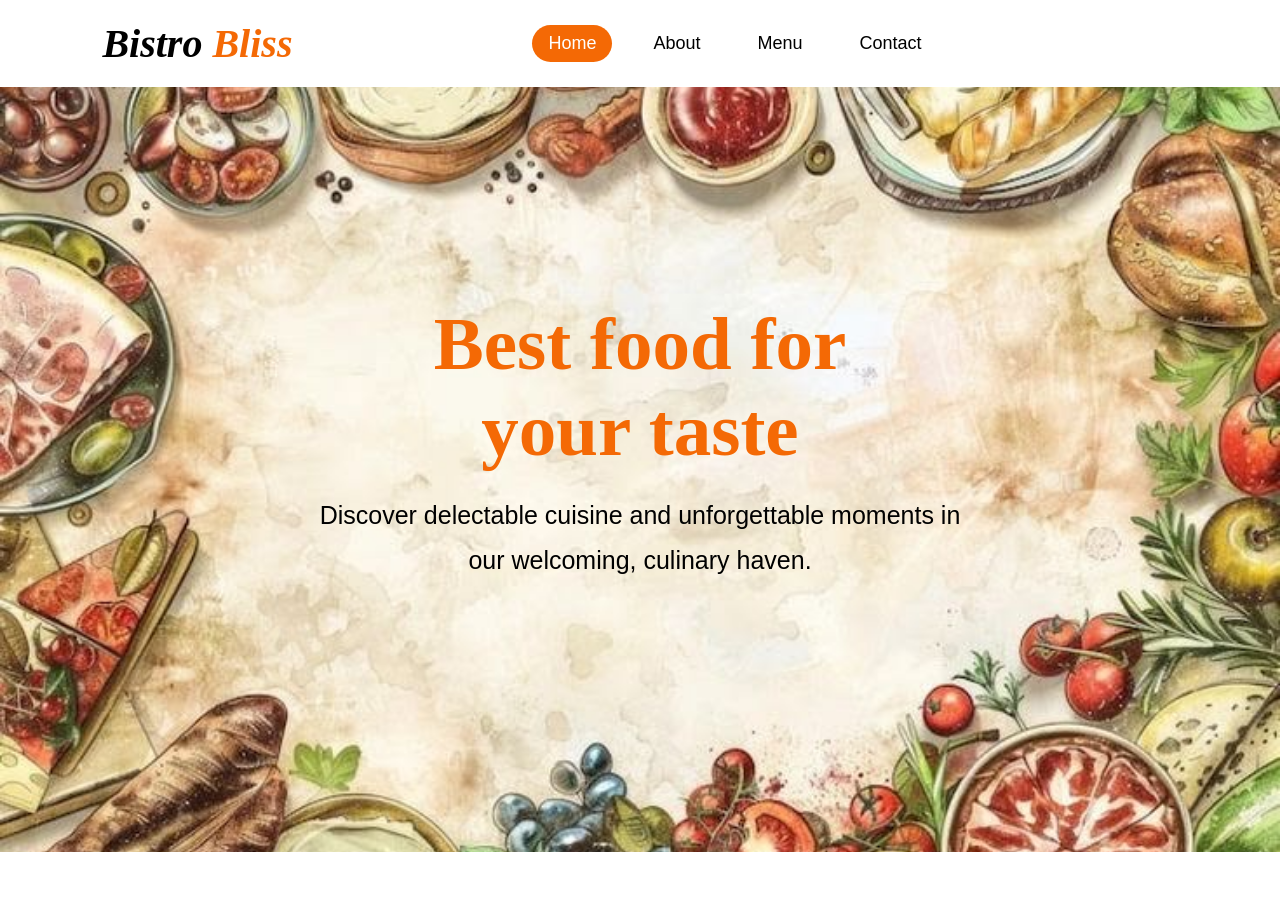
<file: index.html>
<!DOCTYPE html>
<html lang="en">
<head>
    <meta charset="UTF-8">
    <meta name="viewport" content="width=device-width, initial-scale=1.0">
    <title>Bistro Bliss</title>
    <link rel="stylesheet" href="assets/css/style.css">
</head>
<body>

    <header class="navbar">
        <div class="logo">
            <span class="logo-text">
                <span style="color: black; font-family:'Playfair Display' serif;">Bistro</span>
                <span style="color: #f46905;font-family:'Open-sans', serif;">Bliss</span>
            </span>
        </div>
        <nav class="nav-links">
            <a href="index.html" class="active">Home</a>
            <a href="about.html">About</a>
            <a href="menu.html">Menu</a>
            <a href="contact.html">Contact</a>
        </nav>
        <div class="nav-actions">
        </div>
        
    </header>

    
    <main class="hero-section">
        <div class="hero-content">
            <h1>Best food for<br>your taste</h1>
            <p>Discover delectable cuisine and unforgettable moments in our welcoming, culinary haven.</p>
            <div class="cta-buttons">
            </div>
        </div>
    </main>

</body>
</html>
</file>
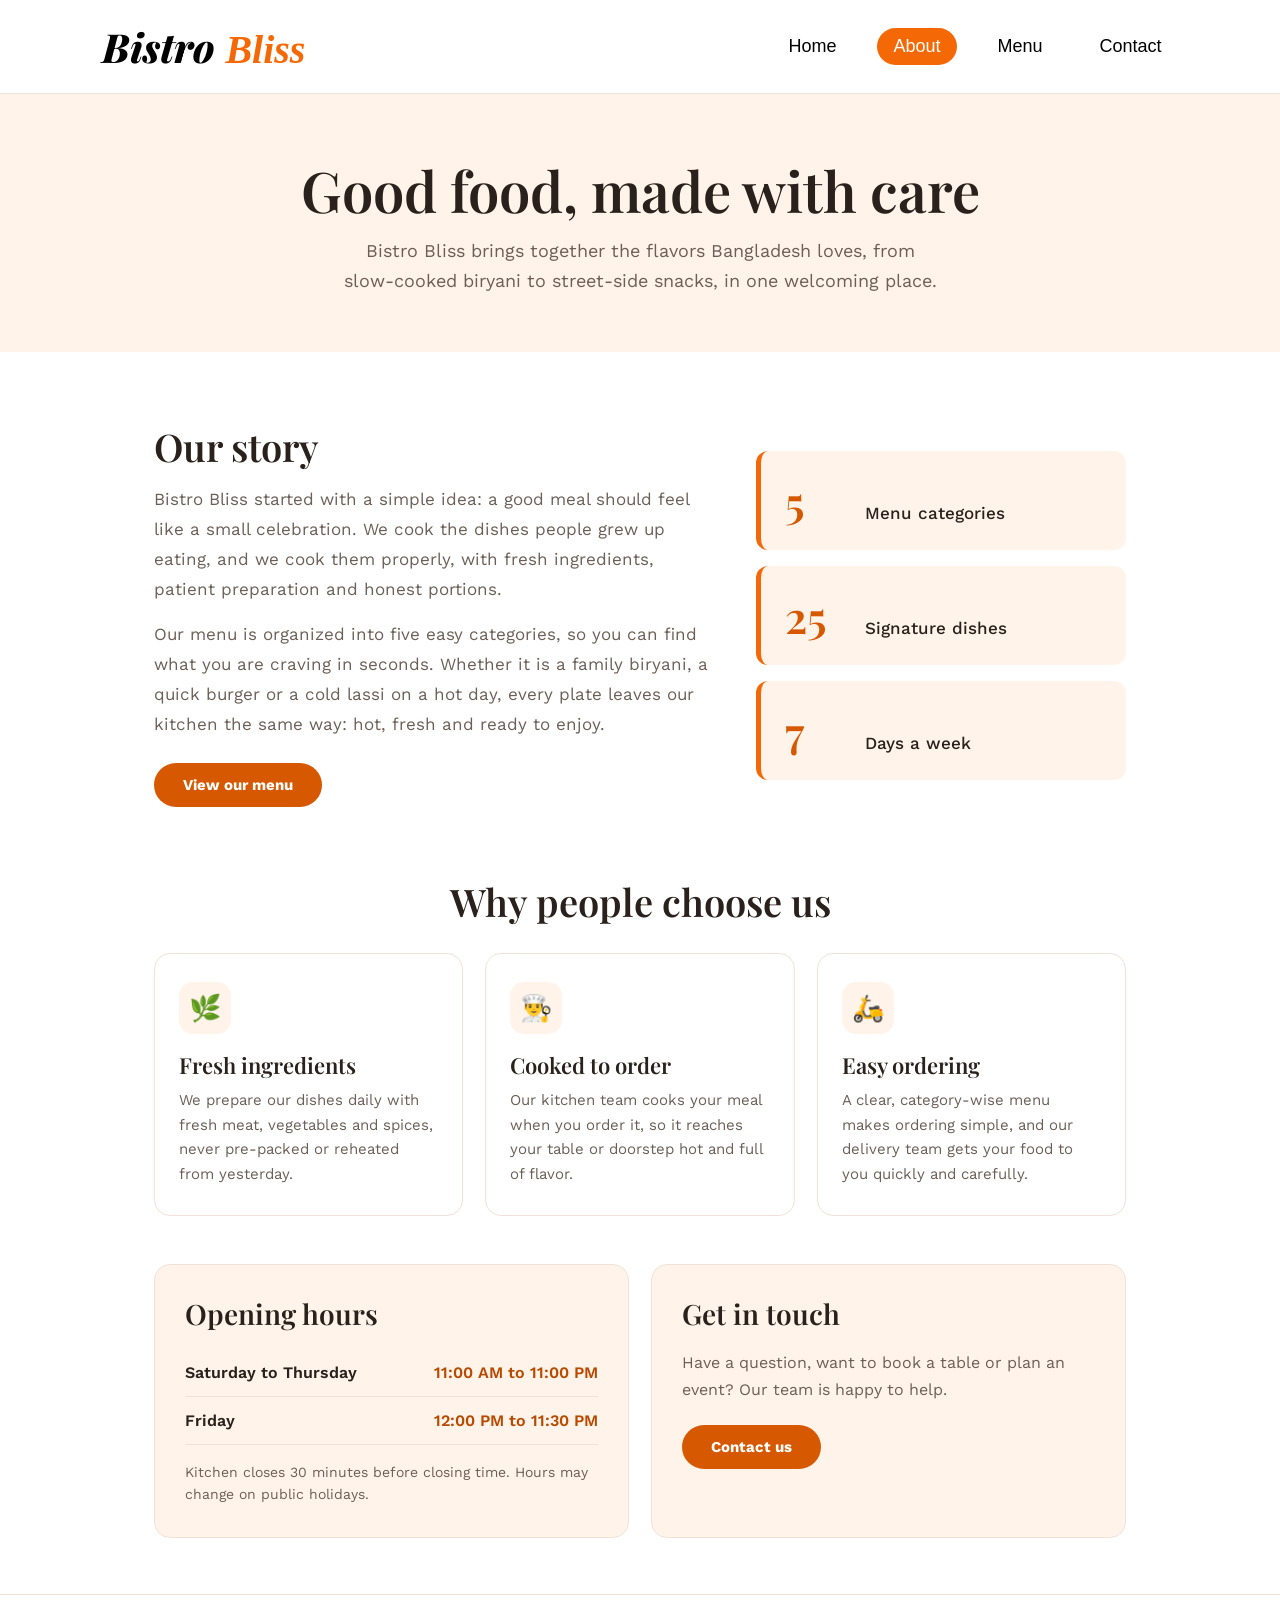
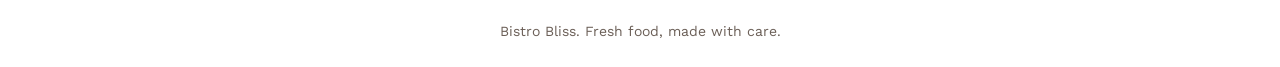
<file: about.html>
<!DOCTYPE html>
<html lang="en">
<head>
    <meta charset="UTF-8">
    <meta name="viewport" content="width=device-width, initial-scale=1.0">
    <title>About | Bistro Bliss</title>
    <link rel="preconnect" href="https://fonts.googleapis.com">
    <link rel="preconnect" href="https://fonts.gstatic.com" crossorigin>
    <link href="https://fonts.googleapis.com/css2?family=Playfair+Display:wght@500;600;700&family=Work+Sans:wght@400;500;600&display=swap" rel="stylesheet">
    <link rel="stylesheet" href="assets/css/style.css">
    <link rel="stylesheet" href="assets/css/about.css">
</head>
<body class="about-page">

  <header class="navbar">
    <div class="logo">
      <span class="logo-text">
        <span style="color: black; font-family:'Playfair Display', serif;">Bistro</span>
        <span style="color: #f46905;">Bliss</span>
      </span>
    </div>
    <nav class="nav-links">
      <a href="index.html">Home</a>
      <a href="about.html" class="active">About</a>
      <a href="menu.html">Menu</a>
      <a href="contact.html">Contact</a>
    </nav>
  </header>

  <section class="about-hero">
    <h1>Good food, made with care</h1>
    <p>Bistro Bliss brings together the flavors Bangladesh loves, from slow-cooked biryani to street-side snacks, in one welcoming place.</p>
  </section>

  <main class="about-main">

    <!-- Our story -->
    <section class="story">
      <div class="story-text">
        <h2>Our story</h2>
        <p>Bistro Bliss started with a simple idea: a good meal should feel like a small celebration. We cook the dishes people grew up eating, and we cook them properly, with fresh ingredients, patient preparation and honest portions.</p>
        <p>Our menu is organized into five easy categories, so you can find what you are craving in seconds. Whether it is a family biryani, a quick burger or a cold lassi on a hot day, every plate leaves our kitchen the same way: hot, fresh and ready to enjoy.</p>
        <a href="menu.html" class="btn btn-solid">View our menu</a>
      </div>
      <div class="story-facts">
        <div class="fact"><span class="fact-num" data-target="5">5</span><span class="fact-label">Menu categories</span></div>
        <div class="fact"><span class="fact-num" data-target="25">25</span><span class="fact-label">Signature dishes</span></div>
        <div class="fact"><span class="fact-num" data-target="7">7</span><span class="fact-label">Days a week</span></div>
      </div>
    </section>

    <!-- Why choose us -->
    <section class="why">
      <h2 class="section-title">Why people choose us</h2>
      <div class="why-grid">
        <article class="why-card">
          <span class="why-icon" aria-hidden="true">🌿</span>
          <h3>Fresh ingredients</h3>
          <p>We prepare our dishes daily with fresh meat, vegetables and spices, never pre-packed or reheated from yesterday.</p>
        </article>
        <article class="why-card">
          <span class="why-icon" aria-hidden="true">👨‍🍳</span>
          <h3>Cooked to order</h3>
          <p>Our kitchen team cooks your meal when you order it, so it reaches your table or doorstep hot and full of flavor.</p>
        </article>
        <article class="why-card">
          <span class="why-icon" aria-hidden="true">🛵</span>
          <h3>Easy ordering</h3>
          <p>A clear, category-wise menu makes ordering simple, and our delivery team gets your food to you quickly and carefully.</p>
        </article>
      </div>
    </section>

    <!-- Hours + Contact -->
    <section class="visit">
      <article class="info-card hours-card">
        <h2>Opening hours</h2>
        <table class="hours-table">
          <tbody>
            <tr><th scope="row">Saturday to Thursday</th><td>11:00 AM to 11:00 PM</td></tr>
            <tr><th scope="row">Friday</th><td>12:00 PM to 11:30 PM</td></tr>
          </tbody>
        </table>
        <p class="note">Kitchen closes 30 minutes before closing time. Hours may change on public holidays.</p>
      </article>

      <article class="info-card contact-card">
        <h2>Get in touch</h2>
        <p class="cta-text">Have a question, want to book a table or plan an event? Our team is happy to help.</p>
        <a href="contact.html" class="btn btn-solid">Contact us</a>
      </article>
    </section>

  </main>

  <footer class="about-footer">
    <p>Bistro Bliss. Fresh food, made with care.</p>
  </footer>

  <script src="assets/js/about.js"></script>

</body>
</html>
</file>
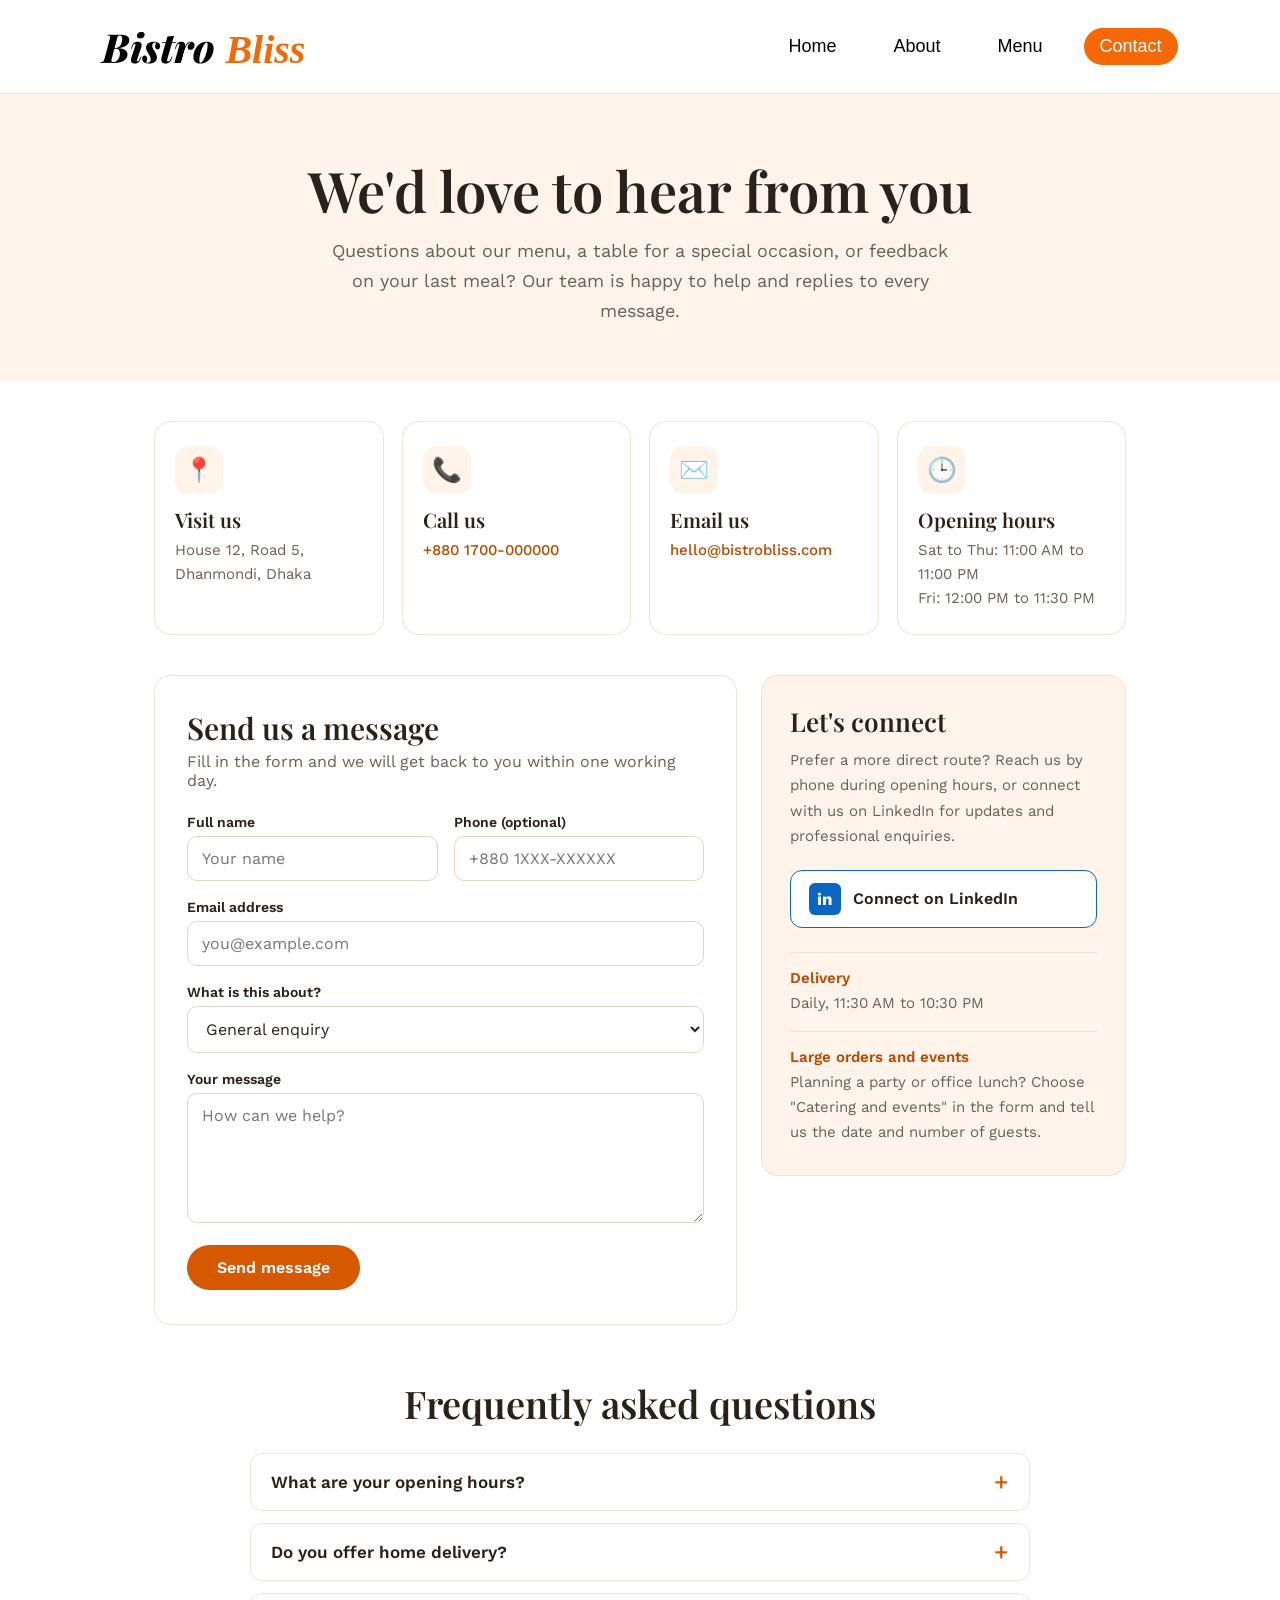
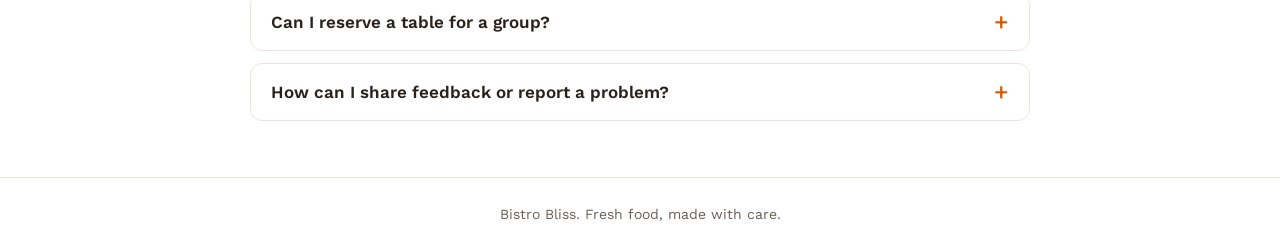
<file: contact.html>
<!DOCTYPE html>
<html lang="en">
<head>
    <meta charset="UTF-8">
    <meta name="viewport" content="width=device-width, initial-scale=1.0">
    <title>Contact | Bistro Bliss</title>
    <link rel="preconnect" href="https://fonts.googleapis.com">
    <link rel="preconnect" href="https://fonts.gstatic.com" crossorigin>
    <link href="https://fonts.googleapis.com/css2?family=Playfair+Display:wght@500;600;700&family=Work+Sans:wght@400;500;600&display=swap" rel="stylesheet">
    <link rel="stylesheet" href="assets/css/style.css">
    <link rel="stylesheet" href="assets/css/contact.css">
</head>
<body class="contact-page">

  <header class="navbar">
    <div class="logo">
      <span class="logo-text">
        <span style="color: black; font-family:'Playfair Display', serif;">Bistro</span>
        <span style="color: #f46905;">Bliss</span>
      </span>
    </div>
    <nav class="nav-links">
      <a href="index.html">Home</a>
      <a href="about.html">About</a>
      <a href="menu.html">Menu</a>
      <a href="contact.html" class="active">Contact</a>
    </nav>
  </header>

  <section class="contact-hero">
    <h1>We'd love to hear from you</h1>
    <p>Questions about our menu, a table for a special occasion, or feedback on your last meal? Our team is happy to help and replies to every message.</p>
  </section>

  <main class="contact-main">

    <!-- Quick contact cards -->
    <section class="quick-grid" aria-label="Contact details">
      <article class="quick-card">
        <span class="q-icon" aria-hidden="true">📍</span>
        <h2>Visit us</h2>
        <p>House 12, Road 5, Dhanmondi, Dhaka</p>
      </article>
      <article class="quick-card">
        <span class="q-icon" aria-hidden="true">📞</span>
        <h2>Call us</h2>
        <p><a href="tel:+8801700000000">+880 1700-000000</a></p>
      </article>
      <article class="quick-card">
        <span class="q-icon" aria-hidden="true">✉️</span>
        <h2>Email us</h2>
        <p><a href="mailto:hello@bistrobliss.com">hello@bistrobliss.com</a></p>
      </article>
      <article class="quick-card">
        <span class="q-icon" aria-hidden="true">🕒</span>
        <h2>Opening hours</h2>
        <p>Sat to Thu: 11:00 AM to 11:00 PM<br>Fri: 12:00 PM to 11:30 PM</p>
      </article>
    </section>

    <!-- Form + side info -->
    <section class="form-wrap">
      <div class="form-card">
        <h2>Send us a message</h2>
        <p class="form-intro">Fill in the form and we will get back to you within one working day.</p>

        <form action="mailto:hello@bistrobliss.com" method="post" enctype="text/plain">
          <div class="field-row">
            <div class="field">
              <label for="name">Full name</label>
              <input type="text" id="name" name="name" placeholder="Your name" required>
            </div>
            <div class="field">
              <label for="phone">Phone (optional)</label>
              <input type="tel" id="phone" name="phone" placeholder="+880 1XXX-XXXXXX">
            </div>
          </div>

          <div class="field">
            <label for="email">Email address</label>
            <input type="email" id="email" name="email" placeholder="you@example.com" required>
          </div>

          <div class="field">
            <label for="topic">What is this about?</label>
            <select id="topic" name="topic">
              <option>General enquiry</option>
              <option>Table reservation</option>
              <option>Delivery or order help</option>
              <option>Catering and events</option>
              <option>Feedback</option>
            </select>
          </div>

          <div class="field">
            <label for="message">Your message</label>
            <textarea id="message" name="message" rows="5" placeholder="How can we help?" required></textarea>
          </div>

          <button type="submit" class="send-btn">Send message</button>
        </form>
      </div>

      <aside class="side-card">
        <h2>Let's connect</h2>
        <p>Prefer a more direct route? Reach us by phone during opening hours, or connect with us on LinkedIn for updates and professional enquiries.</p>

        <a class="linkedin-btn" href="https://www.linkedin.com/in/md-maidul-islam786" target="_blank" rel="noopener noreferrer">
          <span class="in-badge" aria-hidden="true">in</span>
          <span>Connect on LinkedIn</span>
        </a>

        <div class="side-note">
          <h3>Delivery</h3>
          <p>Daily, 11:30 AM to 10:30 PM</p>
        </div>
        <div class="side-note">
          <h3>Large orders and events</h3>
          <p>Planning a party or office lunch? Choose "Catering and events" in the form and tell us the date and number of guests.</p>
        </div>
      </aside>
    </section>

    <!-- FAQ -->
    <section class="faq">
      <h2 class="section-title">Frequently asked questions</h2>
      <div class="faq-list">
        <details>
          <summary>What are your opening hours?</summary>
          <p>We are open Saturday to Thursday from 11:00 AM to 11:00 PM, and on Friday from 12:00 PM to 11:30 PM. The kitchen closes 30 minutes before closing time.</p>
        </details>
        <details>
          <summary>Do you offer home delivery?</summary>
          <p>Yes. Delivery is available every day from 11:30 AM to 10:30 PM. Call us or send a message and we will confirm your area and delivery time.</p>
        </details>
        <details>
          <summary>Can I reserve a table for a group?</summary>
          <p>Of course. Send us a message with your preferred date, time and number of guests, and we will confirm your booking by phone or email.</p>
        </details>
        <details>
          <summary>How can I share feedback or report a problem?</summary>
          <p>Use the form above and choose "Feedback". We read every message and use it to improve our food and service.</p>
        </details>
      </div>
    </section>

  </main>

  <footer class="contact-footer">
    <p>Bistro Bliss. Fresh food, made with care.</p>
  </footer>

</body>
</html>
</file>
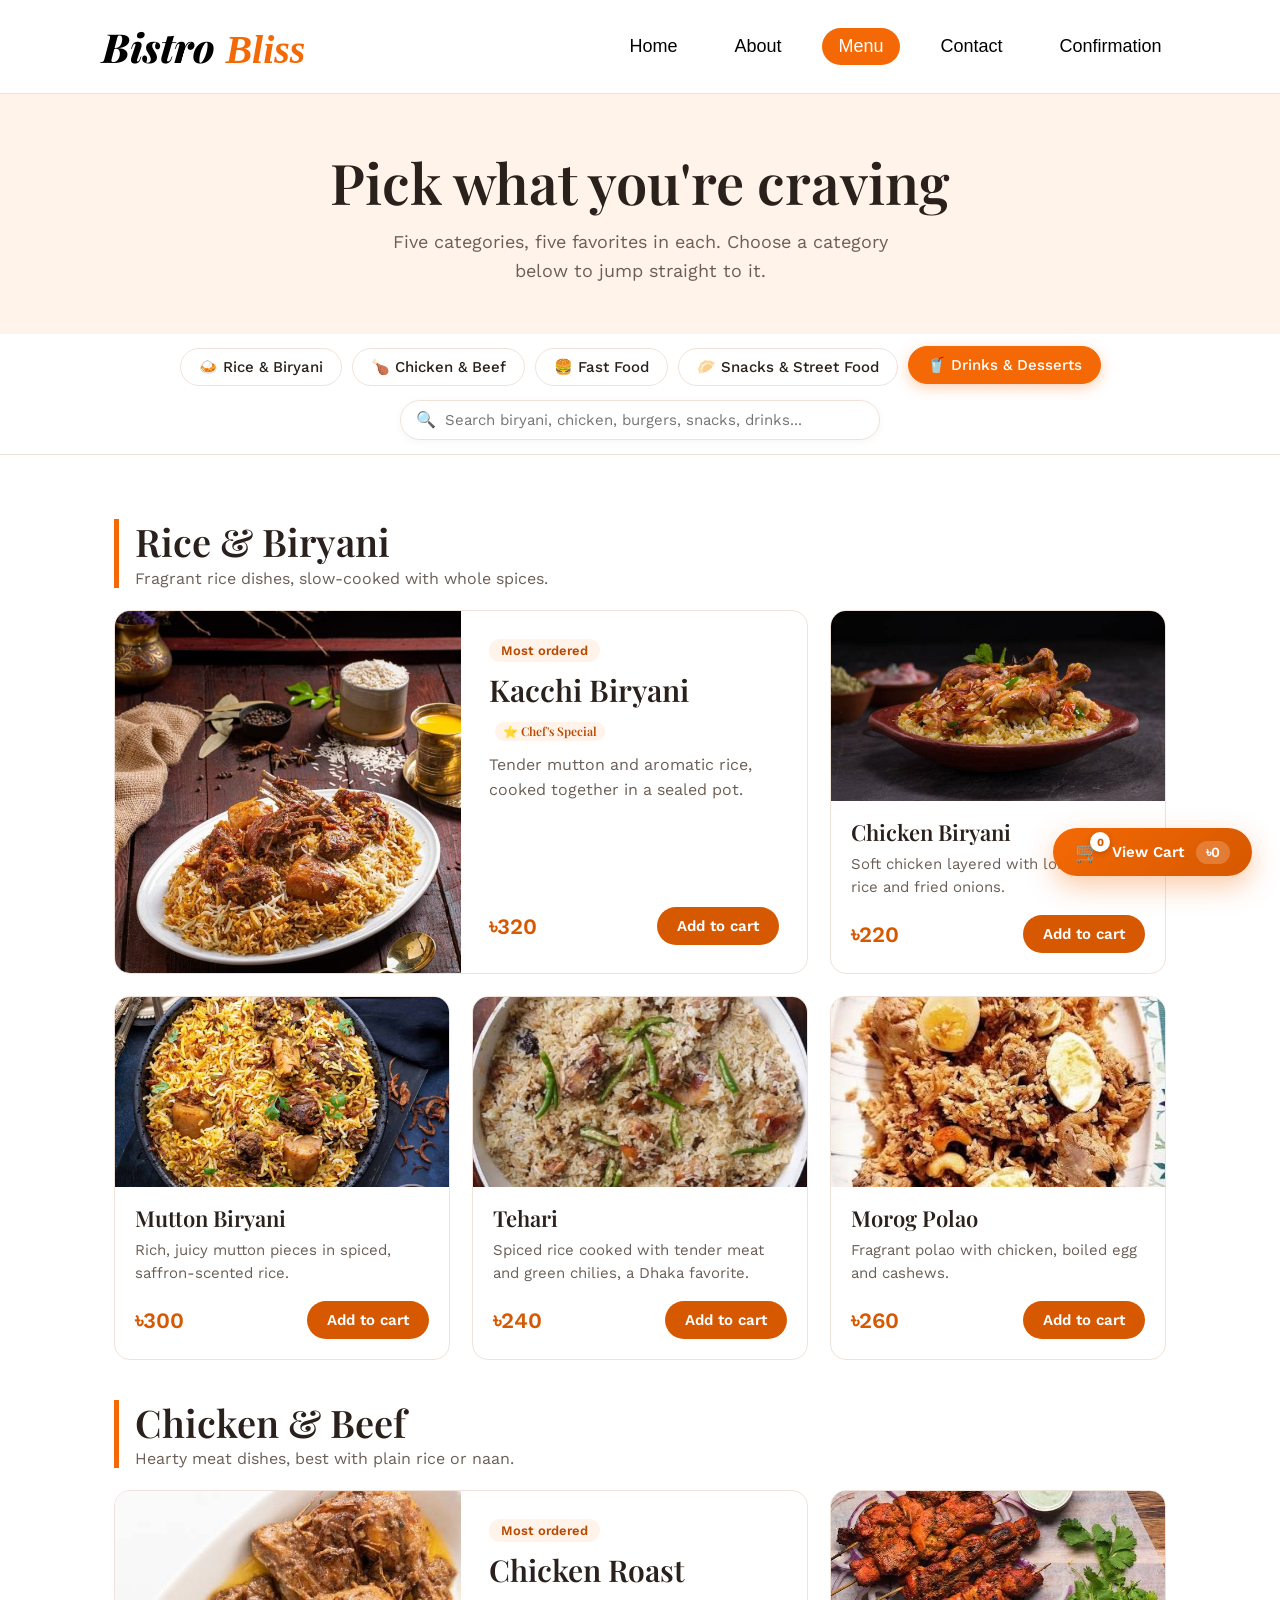
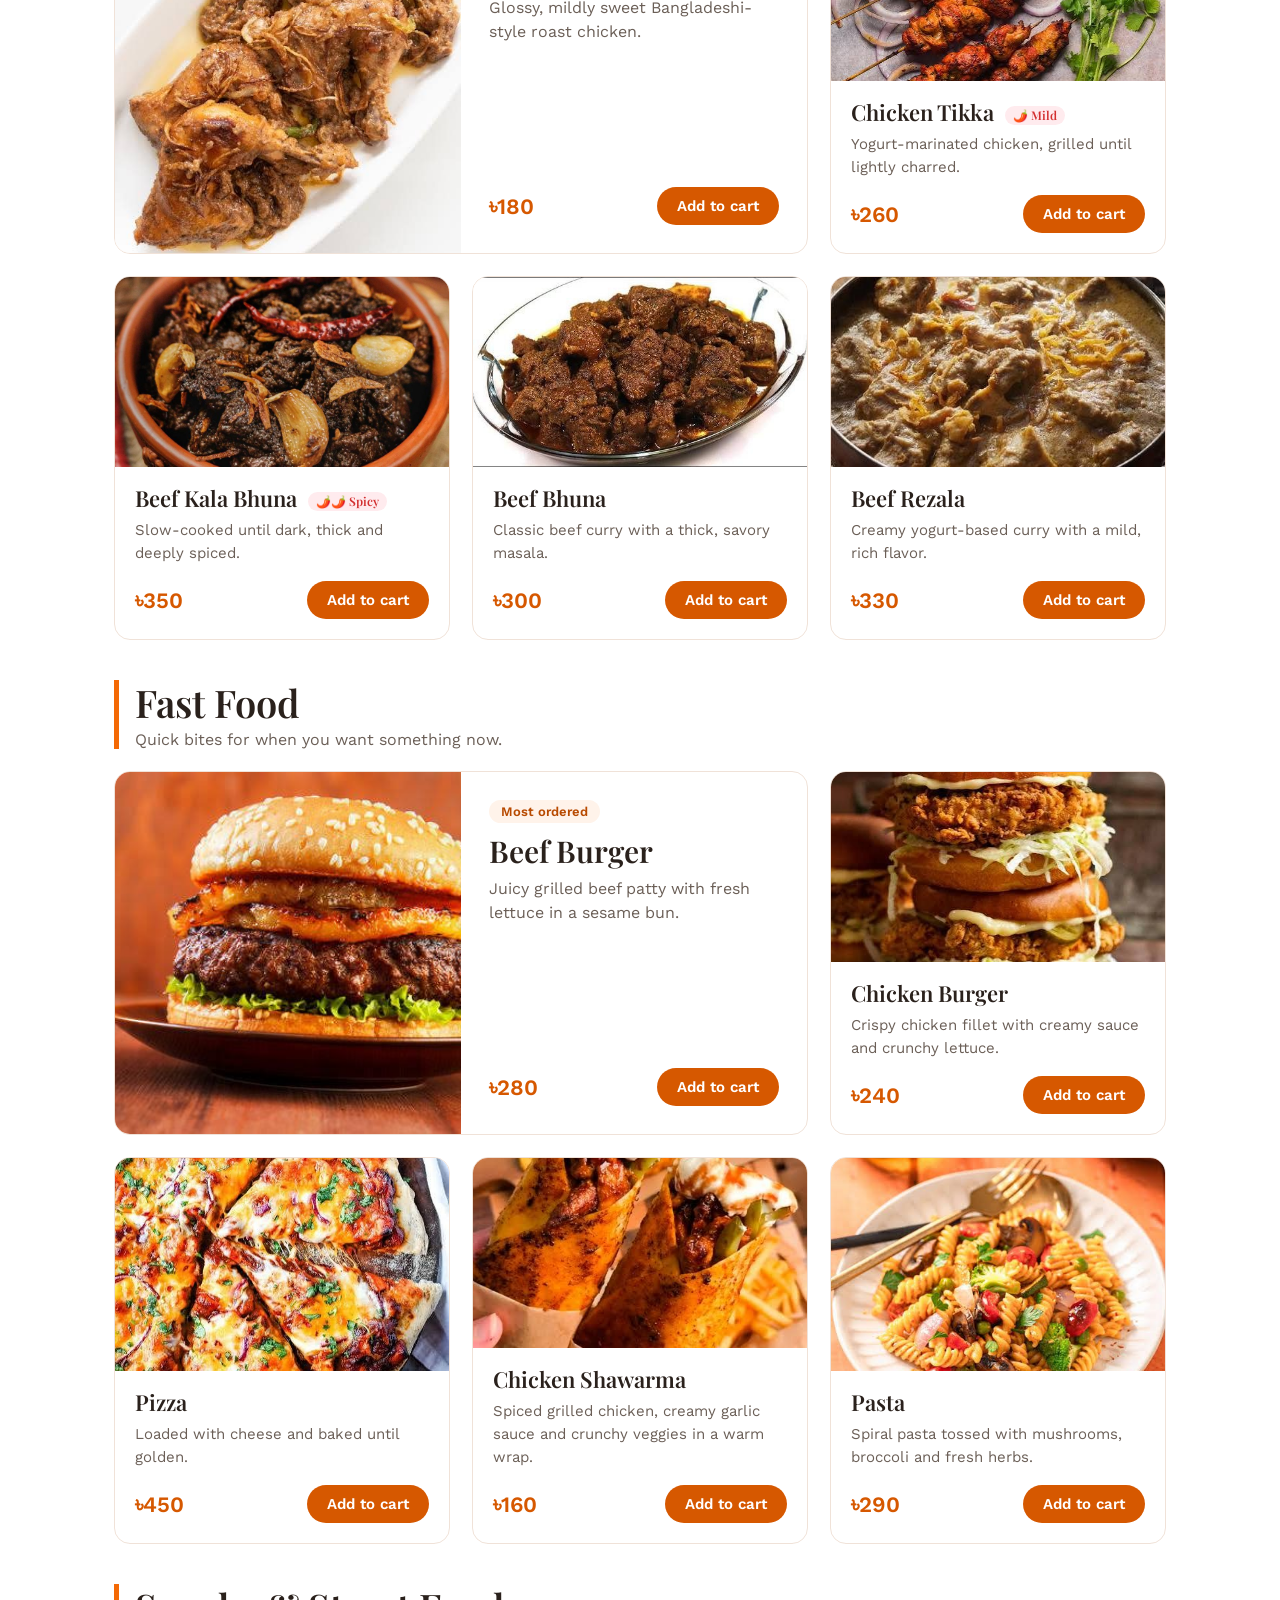
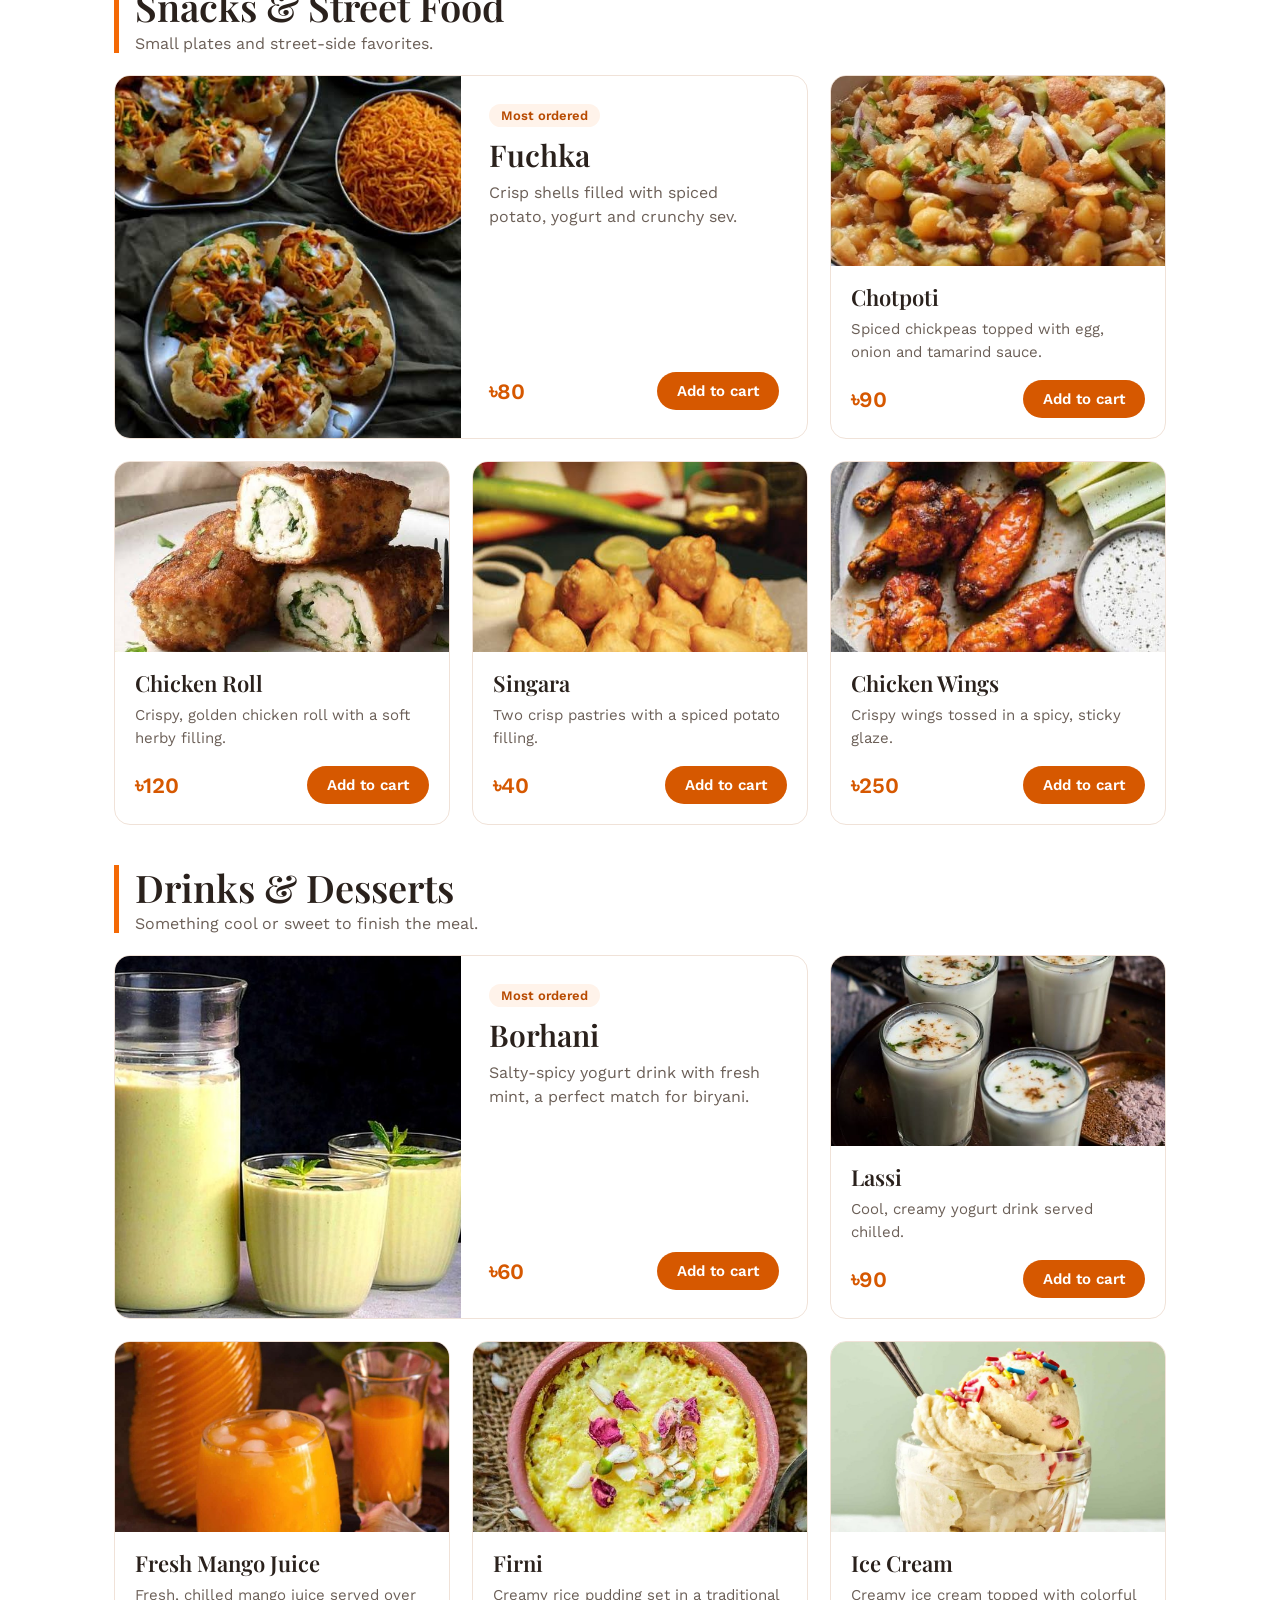
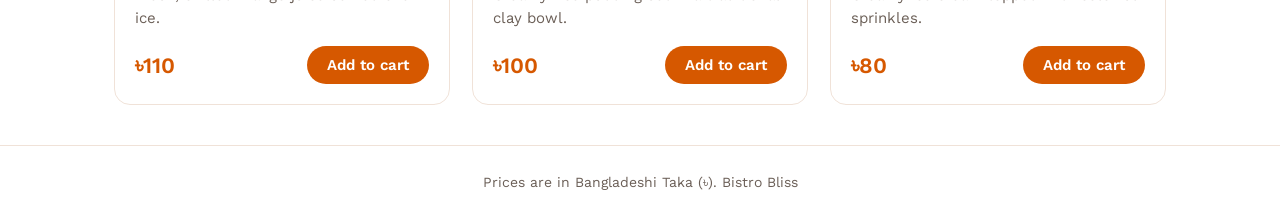
<file: menu.html>
<!DOCTYPE html>
<html lang="en">

<head>
  <meta charset="UTF-8">
  <meta name="viewport" content="width=device-width, initial-scale=1.0">
  <title>Menu | Bistro Bliss</title>
  <link rel="preconnect" href="https://fonts.googleapis.com">
  <link rel="preconnect" href="https://fonts.gstatic.com" crossorigin>
  <link
    href="https://fonts.googleapis.com/css2?family=Playfair+Display:wght@500;600;700&family=Work+Sans:wght@400;500;600&display=swap"
    rel="stylesheet">
  <link rel="stylesheet" href="assets/css/style.css">
  <link rel="stylesheet" href="assets/css/menu.css">
</head>

<body class="menu-page">

  <header class="navbar">
    <div class="logo">
      <span class="logo-text">
        <span style="color: black; font-family:'Playfair Display', serif;">Bistro</span>
        <span style="color: #f46905;">Bliss</span>
      </span>
    </div>
    <nav class="nav-links">
      <a href="index.html">Home</a>
      <a href="about.html">About</a>
      <a href="menu.html" class="active">Menu</a>
      <a href="contact.html">Contact</a>
      <a href="order-confirmation.html">Confirmation</a>
    </nav>
  </header>

  <section class="menu-hero">
    <h1>Pick what you're craving</h1>
    <p>Five categories, five favorites in each. Choose a category below to jump straight to it.</p>
  </section>

  <nav class="category-bar" aria-label="Menu categories">
    <div class="category-chips">
      <a href="#biryani" class="chip active"><span aria-hidden="true">🍛</span> Rice & Biryani</a>
      <a href="#chicken-beef" class="chip"><span aria-hidden="true">🍗</span> Chicken & Beef</a>
      <a href="#fast-food" class="chip"><span aria-hidden="true">🍔</span> Fast Food</a>
      <a href="#snacks" class="chip"><span aria-hidden="true">🥟</span> Snacks & Street Food</a>
      <a href="#drinks-desserts" class="chip"><span aria-hidden="true">🥤</span> Drinks & Desserts</a>
    </div>
    <div class="menu-search-container">
      <div class="menu-search-box">
        <span class="search-icon" aria-hidden="true">🔍</span>
        <input type="text" id="menu-search-input" placeholder="Search biryani, chicken, burgers, snacks, drinks..." aria-label="Search dishes">
        <button type="button" id="menu-search-clear" class="search-clear-btn" aria-label="Clear search" style="display: none;">✕</button>
      </div>
    </div>
  </nav>

  <main class="menu-main">
    <section class="menu-section cat-biryani" id="biryani" style="--emoji: '🍛';">
      <div class="section-head">
        <h2>Rice & Biryani</h2>
        <p>Fragrant rice dishes, slow-cooked with whole spices.</p>
      </div>
      <div class="food-grid">
        <article class="food-card is-featured">
          <div class="food-media">
            <div class="food-photo" role="img" aria-label="Kacchi Biryani"
              style="background-image: url('assets/images/biryani/kacchi-biryani.jpg');"></div>
          </div>
          <div class="food-body">
            <span class="tag">Most ordered</span>
            <h3>Kacchi Biryani <span class="badge-chef">⭐ Chef's Special</span></h3>
            <p>Tender mutton and aromatic rice, cooked together in a sealed pot.</p>
            <div class="food-foot">
              <span class="price">৳320</span>
              <button type="button" class="add-btn">Add to cart</button>
            </div>
          </div>
        </article>
        <article class="food-card">
          <div class="food-media">
            <div class="food-photo" role="img" aria-label="Chicken Biryani"
              style="background-image: url('assets/images/biryani/chicken-biryani.jpg');"></div>
          </div>
          <div class="food-body">
            <h3>Chicken Biryani</h3>
            <p>Soft chicken layered with long-grain rice and fried onions.</p>
            <div class="food-foot">
              <span class="price">৳220</span>
              <button type="button" class="add-btn">Add to cart</button>
            </div>
          </div>
        </article>
        <article class="food-card">
          <div class="food-media">
            <div class="food-photo" role="img" aria-label="Mutton Biryani"
              style="background-image: url('assets/images/biryani/mutton-biryani.jpg');"></div>
          </div>
          <div class="food-body">
            <h3>Mutton Biryani</h3>
            <p>Rich, juicy mutton pieces in spiced, saffron-scented rice.</p>
            <div class="food-foot">
              <span class="price">৳300</span>
              <button type="button" class="add-btn">Add to cart</button>
            </div>
          </div>
        </article>
        <article class="food-card">
          <div class="food-media">
            <div class="food-photo" role="img" aria-label="Tehari"
              style="background-image: url('assets/images/biryani/tehari.jpg');"></div>
          </div>
          <div class="food-body">
            <h3>Tehari</h3>
            <p>Spiced rice cooked with tender meat and green chilies, a Dhaka favorite.</p>
            <div class="food-foot">
              <span class="price">৳240</span>
              <button type="button" class="add-btn">Add to cart</button>
            </div>
          </div>
        </article>
        <article class="food-card">
          <div class="food-media">
            <div class="food-photo" role="img" aria-label="Morog Polao"
              style="background-image: url('assets/images/biryani/morog-polao.jpg');"></div>
          </div>
          <div class="food-body">
            <h3>Morog Polao</h3>
            <p>Fragrant polao with chicken, boiled egg and cashews.</p>
            <div class="food-foot">
              <span class="price">৳260</span>
              <button type="button" class="add-btn">Add to cart</button>
            </div>
          </div>
        </article>
      </div>
    </section>
    <section class="menu-section cat-chicken-beef" id="chicken-beef" style="--emoji: '🍗';">
      <div class="section-head">
        <h2>Chicken & Beef</h2>
        <p>Hearty meat dishes, best with plain rice or naan.</p>
      </div>
      <div class="food-grid">
        <article class="food-card is-featured">
          <div class="food-media">
            <div class="food-photo" role="img" aria-label="Chicken Roast"
              style="background-image: url('assets/images/chicken-beef/chicken-roast.jpg');"></div>
          </div>
          <div class="food-body">
            <span class="tag">Most ordered</span>
            <h3>Chicken Roast</h3>
            <p>Glossy, mildly sweet Bangladeshi-style roast chicken.</p>
            <div class="food-foot">
              <span class="price">৳180</span>
              <button type="button" class="add-btn">Add to cart</button>
            </div>
          </div>
        </article>
        <article class="food-card">
          <div class="food-media">
            <div class="food-photo" role="img" aria-label="Chicken Tikka"
              style="background-image: url('assets/images/chicken-beef/chicken-tikka.jpg');"></div>
          </div>
          <div class="food-body">
            <h3>Chicken Tikka <span class="badge-spice">🌶️ Mild</span></h3>
            <p>Yogurt-marinated chicken, grilled until lightly charred.</p>
            <div class="food-foot">
              <span class="price">৳260</span>
              <button type="button" class="add-btn">Add to cart</button>
            </div>
          </div>
        </article>
        <article class="food-card">
          <div class="food-media">
            <div class="food-photo" role="img" aria-label="Beef Kala Bhuna"
              style="background-image: url('assets/images/chicken-beef/beef-kala-bhuna.jpg');"></div>
          </div>
          <div class="food-body">
            <h3>Beef Kala Bhuna <span class="badge-spice">🌶️🌶️ Spicy</span></h3>
            <p>Slow-cooked until dark, thick and deeply spiced.</p>
            <div class="food-foot">
              <span class="price">৳350</span>
              <button type="button" class="add-btn">Add to cart</button>
            </div>
          </div>
        </article>
        <article class="food-card">
          <div class="food-media">
            <div class="food-photo" role="img" aria-label="Beef Bhuna"
              style="background-image: url('assets/images/chicken-beef/beef-bhuna.jpg');"></div>
          </div>
          <div class="food-body">
            <h3>Beef Bhuna</h3>
            <p>Classic beef curry with a thick, savory masala.</p>
            <div class="food-foot">
              <span class="price">৳300</span>
              <button type="button" class="add-btn">Add to cart</button>
            </div>
          </div>
        </article>
        <article class="food-card">
          <div class="food-media">
            <div class="food-photo" role="img" aria-label="Beef Rezala"
              style="background-image: url('assets/images/chicken-beef/beef-rezala.jpg');"></div>
          </div>
          <div class="food-body">
            <h3>Beef Rezala</h3>
            <p>Creamy yogurt-based curry with a mild, rich flavor.</p>
            <div class="food-foot">
              <span class="price">৳330</span>
              <button type="button" class="add-btn">Add to cart</button>
            </div>
          </div>
        </article>
      </div>
    </section>
    <section class="menu-section cat-fast-food" id="fast-food" style="--emoji: '🍔';">
      <div class="section-head">
        <h2>Fast Food</h2>
        <p>Quick bites for when you want something now.</p>
      </div>
      <div class="food-grid">
        <article class="food-card is-featured">
          <div class="food-media">
            <div class="food-photo" role="img" aria-label="Beef Burger"
              style="background-image: url('assets/images/fast-food/beef-burger.jpg');"></div>
          </div>
          <div class="food-body">
            <span class="tag">Most ordered</span>
            <h3>Beef Burger</h3>
            <p>Juicy grilled beef patty with fresh lettuce in a sesame bun.</p>
            <div class="food-foot">
              <span class="price">৳280</span>
              <button type="button" class="add-btn">Add to cart</button>
            </div>
          </div>
        </article>
        <article class="food-card">
          <div class="food-media">
            <div class="food-photo" role="img" aria-label="Chicken Burger"
              style="background-image: url('assets/images/fast-food/chicken-burger.jpg');"></div>
          </div>
          <div class="food-body">
            <h3>Chicken Burger</h3>
            <p>Crispy chicken fillet with creamy sauce and crunchy lettuce.</p>
            <div class="food-foot">
              <span class="price">৳240</span>
              <button type="button" class="add-btn">Add to cart</button>
            </div>
          </div>
        </article>
        <article class="food-card">
          <div class="food-media">
            <div class="food-photo" role="img" aria-label="Pizza"
              style="background-image: url('assets/images/fast-food/pizza.jpg');"></div>
          </div>
          <div class="food-body">
            <h3>Pizza</h3>
            <p>Loaded with cheese and baked until golden.</p>
            <div class="food-foot">
              <span class="price">৳450</span>
              <button type="button" class="add-btn">Add to cart</button>
            </div>
          </div>
        </article>
        <article class="food-card">
          <div class="food-media">
            <div class="food-photo" role="img" aria-label="Chicken Shawarma"
              style="background-image: url('assets/images/fast-food/chicken-shawarma.jpg');"></div>
          </div>
          <div class="food-body">
            <h3>Chicken Shawarma</h3>
            <p>Spiced grilled chicken, creamy garlic sauce and crunchy veggies in a warm wrap.</p>
            <div class="food-foot">
              <span class="price">৳160</span>
              <button type="button" class="add-btn">Add to cart</button>
            </div>
          </div>
        </article>
        <article class="food-card">
          <div class="food-media">
            <div class="food-photo" role="img" aria-label="Pasta"
              style="background-image: url('assets/images/fast-food/pasta.jpg');"></div>
          </div>
          <div class="food-body">
            <h3>Pasta</h3>
            <p>Spiral pasta tossed with mushrooms, broccoli and fresh herbs.</p>
            <div class="food-foot">
              <span class="price">৳290</span>
              <button type="button" class="add-btn">Add to cart</button>
            </div>
          </div>
        </article>
      </div>
    </section>
    <section class="menu-section cat-snacks" id="snacks" style="--emoji: '🥟';">
      <div class="section-head">
        <h2>Snacks & Street Food</h2>
        <p>Small plates and street-side favorites.</p>
      </div>
      <div class="food-grid">
        <article class="food-card is-featured">
          <div class="food-media">
            <div class="food-photo" role="img" aria-label="Fuchka"
              style="background-image: url('assets/images/snacks/fuchka.jpg');"></div>
          </div>
          <div class="food-body">
            <span class="tag">Most ordered</span>
            <h3>Fuchka</h3>
            <p>Crisp shells filled with spiced potato, yogurt and crunchy sev.</p>
            <div class="food-foot">
              <span class="price">৳80</span>
              <button type="button" class="add-btn">Add to cart</button>
            </div>
          </div>
        </article>
        <article class="food-card">
          <div class="food-media">
            <div class="food-photo" role="img" aria-label="Chotpoti"
              style="background-image: url('assets/images/snacks/chotpoti.jpg');"></div>
          </div>
          <div class="food-body">
            <h3>Chotpoti</h3>
            <p>Spiced chickpeas topped with egg, onion and tamarind sauce.</p>
            <div class="food-foot">
              <span class="price">৳90</span>
              <button type="button" class="add-btn">Add to cart</button>
            </div>
          </div>
        </article>
        <article class="food-card">
          <div class="food-media">
            <div class="food-photo" role="img" aria-label="Chicken Roll"
              style="background-image: url('assets/images/snacks/chicken-roll.jpg');"></div>
          </div>
          <div class="food-body">
            <h3>Chicken Roll</h3>
            <p>Crispy, golden chicken roll with a soft herby filling.</p>
            <div class="food-foot">
              <span class="price">৳120</span>
              <button type="button" class="add-btn">Add to cart</button>
            </div>
          </div>
        </article>
        <article class="food-card">
          <div class="food-media">
            <div class="food-photo" role="img" aria-label="Singara"
              style="background-image: url('assets/images/snacks/singara.jpg');"></div>
          </div>
          <div class="food-body">
            <h3>Singara</h3>
            <p>Two crisp pastries with a spiced potato filling.</p>
            <div class="food-foot">
              <span class="price">৳40</span>
              <button type="button" class="add-btn">Add to cart</button>
            </div>
          </div>
        </article>
        <article class="food-card">
          <div class="food-media">
            <div class="food-photo" role="img" aria-label="Chicken Wings"
              style="background-image: url('assets/images/snacks/chicken-wings.jpg');"></div>
          </div>
          <div class="food-body">
            <h3>Chicken Wings</h3>
            <p>Crispy wings tossed in a spicy, sticky glaze.</p>
            <div class="food-foot">
              <span class="price">৳250</span>
              <button type="button" class="add-btn">Add to cart</button>
            </div>
          </div>
        </article>
      </div>
    </section>
    <section class="menu-section cat-drinks-desserts" id="drinks-desserts" style="--emoji: '🥤';">
      <div class="section-head">
        <h2>Drinks & Desserts</h2>
        <p>Something cool or sweet to finish the meal.</p>
      </div>
      <div class="food-grid">
        <article class="food-card is-featured">
          <div class="food-media">
            <div class="food-photo" role="img" aria-label="Borhani"
              style="background-image: url('assets/images/drinks-desserts/borhani.jpg');"></div>
          </div>
          <div class="food-body">
            <span class="tag">Most ordered</span>
            <h3>Borhani</h3>
            <p>Salty-spicy yogurt drink with fresh mint, a perfect match for biryani.</p>
            <div class="food-foot">
              <span class="price">৳60</span>
              <button type="button" class="add-btn">Add to cart</button>
            </div>
          </div>
        </article>
        <article class="food-card">
          <div class="food-media">
            <div class="food-photo" role="img" aria-label="Lassi"
              style="background-image: url('assets/images/drinks-desserts/lassi.jpg');"></div>
          </div>
          <div class="food-body">
            <h3>Lassi</h3>
            <p>Cool, creamy yogurt drink served chilled.</p>
            <div class="food-foot">
              <span class="price">৳90</span>
              <button type="button" class="add-btn">Add to cart</button>
            </div>
          </div>
        </article>
        <article class="food-card">
          <div class="food-media">
            <div class="food-photo" role="img" aria-label="Fresh Mango Juice"
              style="background-image: url('assets/images/drinks-desserts/mango-juice.jpg');"></div>
          </div>
          <div class="food-body">
            <h3>Fresh Mango Juice</h3>
            <p>Fresh, chilled mango juice served over ice.</p>
            <div class="food-foot">
              <span class="price">৳110</span>
              <button type="button" class="add-btn">Add to cart</button>
            </div>
          </div>
        </article>
        <article class="food-card">
          <div class="food-media">
            <div class="food-photo" role="img" aria-label="Firni"
              style="background-image: url('assets/images/drinks-desserts/firni.jpg');"></div>
          </div>
          <div class="food-body">
            <h3>Firni</h3>
            <p>Creamy rice pudding set in a traditional clay bowl.</p>
            <div class="food-foot">
              <span class="price">৳100</span>
              <button type="button" class="add-btn">Add to cart</button>
            </div>
          </div>
        </article>
        <article class="food-card">
          <div class="food-media">
            <div class="food-photo" role="img" aria-label="Ice Cream"
              style="background-image: url('assets/images/drinks-desserts/ice-cream.jpg');"></div>
          </div>
          <div class="food-body">
            <h3>Ice Cream</h3>
            <p>Creamy ice cream topped with colorful sprinkles.</p>
            <div class="food-foot">
              <span class="price">৳80</span>
              <button type="button" class="add-btn">Add to cart</button>
            </div>
          </div>
        </article>
      </div>
    </section>
  </main>

  <footer class="menu-footer">
    <p>Prices are in Bangladeshi Taka (৳). Bistro Bliss</p>
  </footer>

  <!-- Floating Cart Launcher Button (Animated) -->
  <button type="button" class="floating-cart-pill" id="floating-cart-pill" aria-label="View Order Cart">
    <div class="cart-icon-wrap" aria-hidden="true">
      🛒
      <span class="cart-badge-count" id="cart-pill-count">0</span>
    </div>
    <span>View Cart</span>
    <span class="cart-pill-price" id="cart-pill-price">৳0</span>
  </button>

  <!-- Toast Notification (Animated) -->
  <div class="menu-toast" id="menu-toast" role="status" aria-live="polite">
    <span id="toast-text">Item added to cart!</span>
    <button type="button" class="toast-view-btn" id="toast-view-btn">View Order</button>
  </div>

  <!-- Slide-over Cart Drawer -->
  <div class="cart-drawer-overlay" id="cart-drawer-overlay" aria-hidden="true">
    <aside class="cart-drawer" aria-label="Shopping Cart">
      <div class="cart-drawer-head">
        <h3>Your Order</h3>
        <button type="button" class="cart-drawer-close" id="cart-drawer-close" aria-label="Close cart drawer">✕</button>
      </div>

      <div class="cart-drawer-body" id="cart-drawer-items">
        <!-- Dynamically rendered cart items -->
      </div>

      <!-- Customer Order Details Quick Input -->
      <div class="cart-customer-section" style="padding: 0 24px;">
        <h4><span aria-hidden="true">👤</span> Customer Order Details</h4>
        <input type="text" class="customer-input-field" id="drawer-cust-name" placeholder="Customer Name" value="">
        <input type="tel" class="customer-input-field" id="drawer-cust-phone" placeholder="Phone Number" value="">
        <input type="email" class="customer-input-field" id="drawer-cust-email" placeholder="Email Address" value="">
        <select id="drawer-cust-payment" class="customer-input-field">
          <option value="" disabled selected>-- Select Payment Method --</option>
          <option value="bKash">bKash</option>
          <option value="Nagad">Nagad</option>
          <option value="Rocket">Rocket</option>
          <option value="Credit / Debit Card">Credit / Debit Card</option>
        </select>
        <input type="text" class="customer-input-field" id="drawer-cust-address" placeholder="Delivery Address" value="">
        <input type="text" class="customer-input-field" id="drawer-cust-notes" placeholder="Delivery Information / Special Notes" value="">
      </div>

      <div class="cart-drawer-foot">
        <div class="cart-subtotal-row">
          <span>Subtotal</span>
          <span class="cart-subtotal-val" id="cart-drawer-subtotal">৳0</span>
        </div>
        <button type="button" class="btn-checkout-confirm" id="btn-checkout-confirm">
          <span>Confirm Order & Checkout</span>
          <span aria-hidden="true">→</span>
        </button>
      </div>
    </aside>
  </div>

  <script src="assets/js/menu-cart.js"></script>

</body>

</html>
</file>
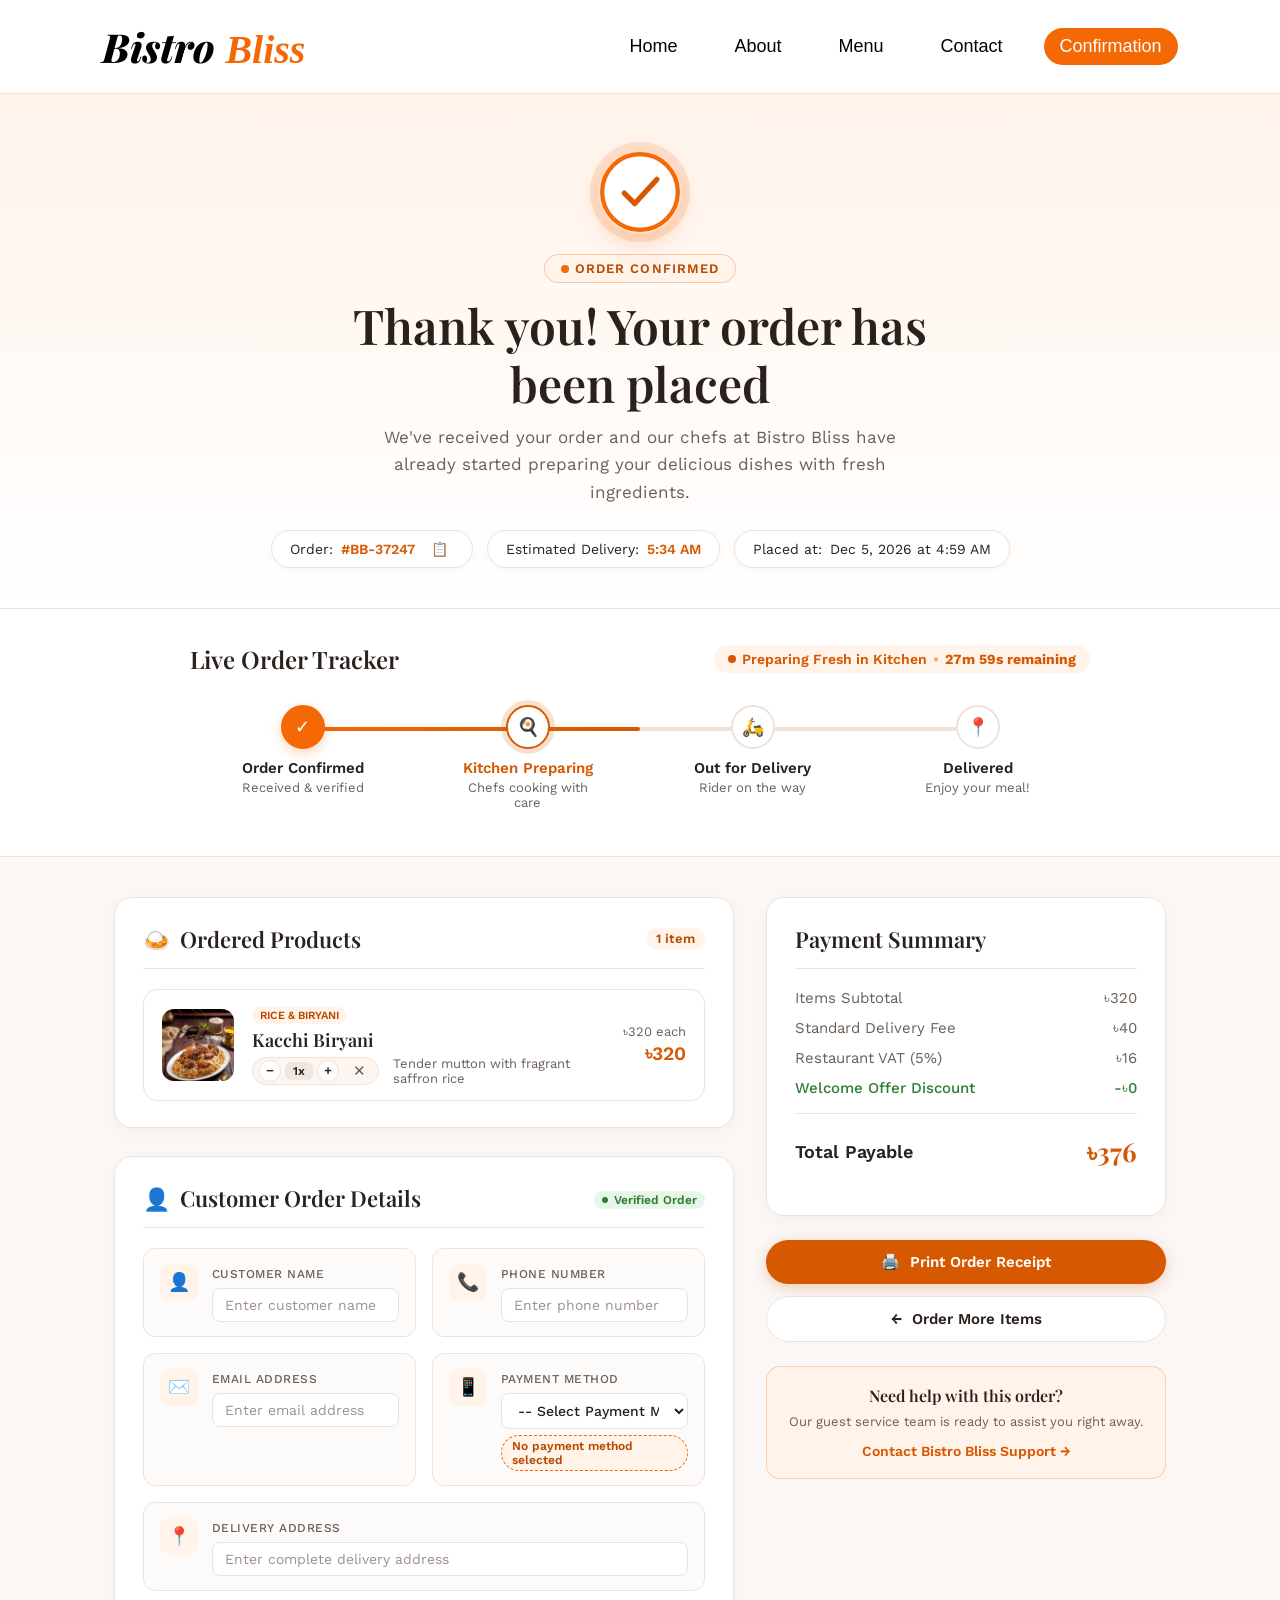
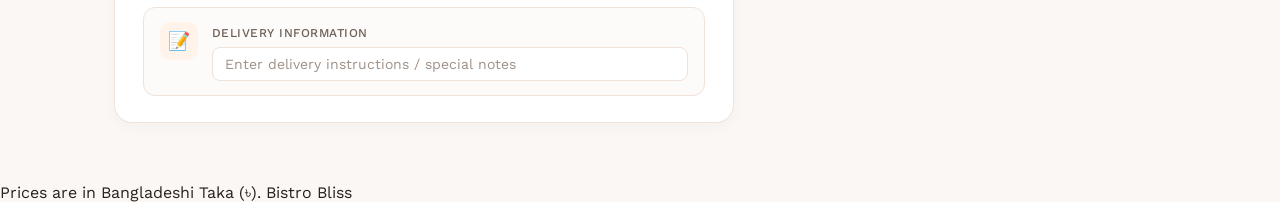
<file: order-confirmation.html>
<!DOCTYPE html>
<html lang="en">

<head>
  <meta charset="UTF-8">
  <meta name="viewport" content="width=device-width, initial-scale=1.0">
  <title>Order Confirmation | Bistro Bliss</title>
  <link rel="preconnect" href="https://fonts.googleapis.com">
  <link rel="preconnect" href="https://fonts.gstatic.com" crossorigin>
  <link
    href="https://fonts.googleapis.com/css2?family=Playfair+Display:wght@500;600;700&family=Work+Sans:wght@400;500;600&display=swap"
    rel="stylesheet">
  <link rel="stylesheet" href="assets/css/style.css">
  <link rel="stylesheet" href="assets/css/order-confirmation.css">
</head>

<body class="confirmation-page">

  <!-- Header / Navbar -->
  <header class="navbar">
    <div class="logo">
      <span class="logo-text">
        <span style="color: black; font-family:'Playfair Display', serif;">Bistro</span>
        <span style="color: #f46905;">Bliss</span>
      </span>
    </div>
    <nav class="nav-links">
      <a href="index.html">Home</a>
      <a href="about.html">About</a>
      <a href="menu.html">Menu</a>
      <a href="contact.html">Contact</a>
      <a href="order-confirmation.html" class="active">Confirmation</a>
    </nav>
  </header>

  <!-- Animated Hero Section -->
  <section class="confirmation-hero">
    <!-- Confetti particles -->
    <div class="confetti-wrapper" aria-hidden="true">
      <div class="confetti-particle c1"></div>
      <div class="confetti-particle c2"></div>
      <div class="confetti-particle c3"></div>
      <div class="confetti-particle c4"></div>
      <div class="confetti-particle c5"></div>
      <div class="confetti-particle c6"></div>
    </div>

    <!-- Animated SVG Checkmark -->
    <div class="checkmark-container" aria-hidden="true">
      <div class="checkmark-pulse-ring"></div>
      <svg class="confirmation-checkmark-svg" viewBox="0 0 80 80">
        <circle class="svg-circle" cx="40" cy="40" r="36" />
        <path class="svg-check" d="M25 41 L35 51 L56 28" />
      </svg>
    </div>

    <div class="confirmation-badge">
      <span class="confirmation-badge-dot" aria-hidden="true"></span>
      Order Confirmed
    </div>

    <h1>Thank you! Your order has been placed</h1>
    <p>We've received your order and our chefs at Bistro Bliss have already started preparing your delicious dishes with fresh ingredients.</p>

    <div class="order-meta-pills">
      <div class="meta-pill">
        <span>Order:</span>
        <strong id="order-id-pill">#BB-84920</strong>
        <button type="button" class="copy-btn copy-order-btn" title="Copy Order ID" aria-label="Copy Order ID">📋</button>
      </div>
      <div class="meta-pill">
        <span>Estimated Delivery:</span>
        <strong id="order-eta-display">~35 mins</strong>
      </div>
      <div class="meta-pill">
        <span>Placed at:</span>
        <span id="order-time-display">Today</span>
      </div>
    </div>
  </section>

  <!-- Live Order Tracker Timeline -->
  <section class="tracker-section" aria-label="Order progress">
    <div class="tracker-wrapper">
      <div class="tracker-header">
        <h2>Live Order Tracker</h2>
        <div class="tracker-eta">
          <span class="eta-pulse" aria-hidden="true"></span>
          <span id="tracker-status-text">Preparing Fresh in Kitchen</span>
          <span style="opacity: 0.5;">•</span>
          <strong id="live-countdown-timer">28m 00s remaining</strong>
        </div>
      </div>

      <div class="timeline-track">
        <div class="timeline-line-bg" aria-hidden="true"></div>
        <div class="timeline-line-fill" aria-hidden="true"></div>

        <!-- Step 1: Order Placed -->
        <div class="timeline-step completed">
          <div class="step-node" aria-label="Step 1 completed: Order Confirmed">✓</div>
          <div class="step-title">Order Confirmed</div>
          <div class="step-desc">Received & verified</div>
        </div>

        <!-- Step 2: Kitchen Preparing -->
        <div class="timeline-step active">
          <div class="step-node" aria-label="Step 2 active: Kitchen Preparing">🍳</div>
          <div class="step-title">Kitchen Preparing</div>
          <div class="step-desc">Chefs cooking with care</div>
        </div>

        <!-- Step 3: Out for Delivery -->
        <div class="timeline-step">
          <div class="step-node" aria-label="Step 3: Out for Delivery">🛵</div>
          <div class="step-title">Out for Delivery</div>
          <div class="step-desc">Rider on the way</div>
        </div>

        <!-- Step 4: Delivered -->
        <div class="timeline-step">
          <div class="step-node" aria-label="Step 4: Delivered">📍</div>
          <div class="step-title">Delivered</div>
          <div class="step-desc">Enjoy your meal!</div>
        </div>
      </div>
    </div>
  </section>

  <!-- Main Content: Products & Customer Details Grid -->
  <main class="confirmation-main">

    <!-- Left Column: Products & Customer Details -->
    <div class="details-col">

      <!-- Product List Card Group with Staggered Animations -->
      <section class="order-card-box" aria-labelledby="products-heading">
        <div class="card-box-header">
          <h2 id="products-heading">
            <span aria-hidden="true">🍛</span> Ordered Products
          </h2>
          <span class="item-counter-badge" id="items-count-badge">3 items</span>
        </div>

        <!-- Staggered product cards rendered dynamically by JavaScript -->
        <div id="ordered-products-list" class="ordered-products-list">
          <!-- Fallback initial products in case JS loads slowly -->
          <article class="order-product-card" style="--item-index: 0;">
            <div class="product-thumb-wrap">
              <img src="assets/images/biryani/kacchi-biryani.jpg" alt="Kacchi Biryani" class="product-thumb-img">
            </div>
            <div class="product-info-content">
              <span class="product-tag-chip">Rice & Biryani</span>
              <h3>Kacchi Biryani</h3>
              <p class="product-spec-note">
                <span class="product-qty-badge">2x</span>
                <span>Tender mutton with fragrant saffron rice</span>
              </p>
            </div>
            <div class="product-price-box">
              <span class="product-unit-price">৳320 each</span>
              <span class="product-total-price">৳640</span>
            </div>
          </article>

          <article class="order-product-card" style="--item-index: 1;">
            <div class="product-thumb-wrap">
              <img src="assets/images/chicken-beef/chicken-roast.jpg" alt="Chicken Roast" class="product-thumb-img">
            </div>
            <div class="product-info-content">
              <span class="product-tag-chip">Chicken & Beef</span>
              <h3>Chicken Roast</h3>
              <p class="product-spec-note">
                <span class="product-qty-badge">1x</span>
                <span>Glossy, mildly sweet Bangladeshi-style roast</span>
              </p>
            </div>
            <div class="product-price-box">
              <span class="product-unit-price">৳180 each</span>
              <span class="product-total-price">৳180</span>
            </div>
          </article>

          <article class="order-product-card" style="--item-index: 2;">
            <div class="product-thumb-wrap">
              <img src="assets/images/drinks-desserts/borhani.jpg" alt="Borhani" class="product-thumb-img">
            </div>
            <div class="product-info-content">
              <span class="product-tag-chip">Drinks & Desserts</span>
              <h3>Borhani</h3>
              <p class="product-spec-note">
                <span class="product-qty-badge">2x</span>
                <span>Traditional chilled yogurt drink with mint & spice</span>
              </p>
            </div>
            <div class="product-price-box">
              <span class="product-unit-price">৳60 each</span>
              <span class="product-total-price">৳120</span>
            </div>
          </article>
        </div>
      </section>

      <!-- Customer Order Details Card (Animated) -->
      <section class="order-card-box customer-details-card" aria-labelledby="customer-details-heading">
        <div class="card-box-header">
          <h2 id="customer-details-heading">
            <span aria-hidden="true">👤</span> Customer Order Details
          </h2>
          <span class="verified-tag">
            <span class="verified-dot" aria-hidden="true"></span>
            Verified Order
          </span>
        </div>

        <div class="customer-info-grid">
          <!-- Customer Name -->
          <div class="info-tile">
            <div class="tile-icon-bubble" aria-hidden="true">👤</div>
            <div class="tile-text">
              <label for="cust-name-input" class="tile-label">Customer Name</label>
              <div class="tile-input-wrap">
                <input type="text" id="cust-name-input" class="order-input" placeholder="Enter customer name" value="">
              </div>
            </div>
          </div>

          <!-- Phone Number -->
          <div class="info-tile">
            <div class="tile-icon-bubble" aria-hidden="true">📞</div>
            <div class="tile-text">
              <label for="cust-phone-input" class="tile-label">Phone Number</label>
              <div class="tile-input-wrap">
                <input type="tel" id="cust-phone-input" class="order-input" placeholder="Enter phone number" value="">
              </div>
            </div>
          </div>

          <!-- Email Address -->
          <div class="info-tile">
            <div class="tile-icon-bubble" aria-hidden="true">✉️</div>
            <div class="tile-text">
              <label for="cust-email-input" class="tile-label">Email Address</label>
              <div class="tile-input-wrap">
                <input type="email" id="cust-email-input" class="order-input" placeholder="Enter email address" value="">
              </div>
            </div>
          </div>

          <!-- Payment Method -->
          <div class="info-tile">
            <div class="tile-icon-bubble" aria-hidden="true">📱</div>
            <div class="tile-text">
              <label for="cust-payment-select" class="tile-label">Payment Method</label>
              <div class="tile-input-wrap">
                <select id="cust-payment-select" class="order-select">
                  <option value="" disabled selected>-- Select Payment Method --</option>
                  <option value="bKash">bKash (Mobile Banking)</option>
                  <option value="Nagad">Nagad (Mobile Banking)</option>
                  <option value="Rocket">Rocket (DBBL)</option>
                  <option value="Credit / Debit Card">Credit / Debit Card</option>
                </select>
              </div>
              <div class="payment-status-wrap">
                <span class="payment-method-badge unselected" id="payment-badge-status">No payment method selected</span>
              </div>

              <!-- Dedicated Interactive bKash Payment Box -->
              <div class="bkash-interactive-box" id="bkash-details-box" style="display: none;">
                <div class="bkash-box-header">
                  <span class="bkash-logo-pill">bKash</span>
                  <span class="bkash-guide-text">Merchant Payment</span>
                </div>
                <div class="bkash-merchant-row">
                  <span class="merchant-label">Merchant Number:</span>
                  <strong class="merchant-number" id="bkash-merchant-num">01700-000000</strong>
                  <button type="button" class="btn-copy-merchant" id="btn-copy-merchant" title="Copy Merchant Number">Copy</button>
                </div>
                <div class="bkash-inputs-grid">
                  <div>
                    <label for="bkash-customer-phone" class="bkash-sub-label">Your bKash Number</label>
                    <input type="tel" id="bkash-customer-phone" class="order-input" placeholder="01XXXXXXXXX" maxlength="14">
                  </div>
                  <div>
                    <label for="bkash-trxid" class="bkash-sub-label">Transaction ID (TrxID)</label>
                    <input type="text" id="bkash-trxid" class="order-input" placeholder="e.g. 9B38KLA2" maxlength="15">
                  </div>
                </div>
                <div class="bkash-status-note">
                  <span class="bkash-dot"></span> Payment Verification: <strong id="bkash-verify-text">Awaiting TrxID</strong>
                </div>
              </div>
            </div>
          </div>

          <!-- Delivery Address -->
          <div class="info-tile full-width">
            <div class="tile-icon-bubble" aria-hidden="true">📍</div>
            <div class="tile-text">
              <label for="cust-address-input" class="tile-label">Delivery Address</label>
              <div class="tile-input-wrap">
                <input type="text" id="cust-address-input" class="order-input" placeholder="Enter complete delivery address" value="">
              </div>
            </div>
          </div>

          <!-- Delivery Information -->
          <div class="info-tile full-width">
            <div class="tile-icon-bubble" aria-hidden="true">📝</div>
            <div class="tile-text">
              <label for="cust-notes-input" class="tile-label">Delivery Information</label>
              <div class="tile-input-wrap">
                <input type="text" id="cust-notes-input" class="order-input" placeholder="Enter delivery instructions / special notes" value="">
              </div>
            </div>
          </div>
        </div>
      </section>

    </div>

    <!-- Right Column: Bill Summary & Actions -->
    <aside class="sidebar-col">

      <!-- Bill Breakdown Card -->
      <section class="order-card-box bill-card" aria-labelledby="bill-heading">
        <div class="card-box-header">
          <h2 id="bill-heading">Payment Summary</h2>
        </div>

        <div class="bill-rows">
          <div class="bill-row">
            <span>Items Subtotal</span>
            <span id="bill-subtotal">৳940</span>
          </div>

          <div class="bill-row">
            <span>Standard Delivery Fee</span>
            <span id="bill-delivery">৳40</span>
          </div>

          <div class="bill-row">
            <span>Restaurant VAT (5%)</span>
            <span id="bill-vat">৳47</span>
          </div>

          <div class="bill-row discount-row">
            <span>Welcome Offer Discount</span>
            <span id="bill-discount">-৳50</span>
          </div>

          <div class="bill-divider"></div>

          <div class="bill-row total-row">
            <span>Total Payable</span>
            <span class="total-amount" id="bill-total">৳977</span>
          </div>
        </div>
      </section>

      <!-- Action Buttons Card -->
      <section class="actions-card" aria-label="Order actions">
        <button type="button" class="action-btn primary" id="print-receipt-btn">
          <span aria-hidden="true">🖨️</span> Print Order Receipt
        </button>

        <a href="menu.html" class="action-btn secondary">
          <span aria-hidden="true">←</span> Order More Items
        </a>
      </section>

      <!-- Support / Assistance Box -->
      <div class="support-box">
        <h4>Need help with this order?</h4>
        <p>Our guest service team is ready to assist you right away.</p>
        <a href="contact.html" class="support-link">Contact Bistro Bliss Support →</a>
      </div>

    </aside>

  </main>

  <!-- Toast Notification for Copy -->
  <div class="copy-toast" id="copy-toast" role="status" aria-live="polite">
    <span aria-hidden="true">✓</span> Order ID copied to clipboard!
  </div>

  <!-- Footer -->
  <footer class="menu-footer">
    <p>Prices are in Bangladeshi Taka (৳). Bistro Bliss</p>
  </footer>

  <!-- Scripts -->
  <script src="assets/js/order-confirmation.js"></script>
</body>

</html>
</file>
<file: assets/css/style.css>
* {
    margin: 0;
    padding: 0;
    box-sizing: border-box;
}

body {
    font-family: 'Work Sans', sans-serif;
    color: #2c2c2c;
    background-color: #fff;
    overflow-x: hidden;
    position: relative;
}

.navbar {
    display: flex;
    justify-content: space-between;
    align-items: center;
    padding: 20px 8%;
    background-color: #fff;
    position: relative;
    z-index: 10;
}

.logo {
    display: flex;
    align-items: center;
    gap: 8px;
}

.logo-icon {
    font-size: 24px;
}

.logo-text {
    font-weight: 800;
    font-size: 40px;
    font-style: italic;
    font-family: serif;
    
}
.nav-links {
    display: flex;
    gap: 25px;
    font-family: sans-serif;
    font-weight: bold;
}

.nav-links a {
    text-decoration: none;
    color:#000;
    font-size: 18px;
    font-weight: 500;
    padding: 8px 16px;
    border-radius: 20px;
    transition: all 0.3s ease;
}

.nav-links a.active, .nav-links a:hover {
    background-color:#f46905;
    color: white ;
}

.btn {
    text-decoration: none;
    font-size: 15px;
    font-weight: 500;
    padding: 12px 28px;
    border-radius: 30px;
    transition: all 0.3s cubic-bezier(0.16, 1, 0.3, 1);
    display: inline-block;
    position: relative;
}

.btn:active {
    transform: scale(0.96);
}

.btn-outline-nav {
    border: 2px solid #f46905;
    color: #f46905;
    font-weight: bold;
}

.btn-outline-nav:hover {
    background-color: #f46905;
    color: #fff;
    font-weight: bold;
    transform: translateY(-2px);
    box-shadow: 0 6px 16px rgba(244, 105, 5, 0.25);
}

.btn-solid {
    background-color: #f46905; 
    color: #fff;
    font-weight: bold;
    border: 1px solid transparent;
}

.btn-solid:hover {
    background-color: #f9f5f6;
    color: #000;
    font-weight: bold;
    border: 1px solid #f46905;
    transform: translateY(-3px);
    box-shadow: 0 10px 22px rgba(244, 105, 5, 0.28);
}

.btn-outline {
    border: 2px solid #1a1a1a;
    color: #1a1a1a;
    background-color: transparent;
    font-weight: bold;
}

.btn-outline:hover {
    background-color: #1a1a1a;
    color: #fff;
    font-weight: bold;
    transform: translateY(-3px);
    box-shadow: 0 8px 20px rgba(0, 0, 0, 0.16);
}

.hero-section {
    position: relative;
    overflow: hidden;
    width: 100%;
    min-height: 85vh;
    display: flex;
    justify-content: center;
    align-items: center;
    text-align: center;
    padding: 14rem 2rem;
}

.hero-section::before {
    content: '';
    position: absolute;
    inset: 0;
    background-image: url('../images/hero/2.image.jpeg');
    background-position: center;
    background-size: cover;
    background-repeat: no-repeat;
    z-index: 1;
    animation: subtleHeroZoom 16s ease-in-out infinite alternate;
    will-change: transform;
}

@keyframes subtleHeroZoom {
    0% {
        transform: scale(1);
    }
    100% {
        transform: scale(1.06);
    }
}

.hero-content {
    max-width: 750px;
    position: relative;
    z-index: 5;
    font-weight: 100;
    margin-top: -20px;
}

.hero-content h1 {
    font-family: 'Playfair Display', serif;
    font-size: 75px;
    font-weight: 600;
    line-height: 1.15;
    color: #f46905;
    margin-bottom: 20px;
    animation: heroFadeUp 0.8s cubic-bezier(0.16, 1, 0.3, 1) backwards;
}

.hero-content p {
    font-family: Arial, sans-serif;
    font-size: 25px; 
    color: #000;
    line-height: 1.8;
    margin-bottom: 35px;
    padding: 0 40px;
    font-weight: normal;
    animation: heroFadeUp 0.8s cubic-bezier(0.16, 1, 0.3, 1) backwards 0.2s;
}

.cta-buttons {
    display: flex;
    justify-content: center;
    gap: 15px;
    animation: heroFadeUp 0.8s cubic-bezier(0.16, 1, 0.3, 1) backwards 0.4s;
}

@keyframes heroFadeUp {
    from {
        opacity: 0;
        transform: translateY(28px);
    }
    to {
        opacity: 1;
        transform: translateY(0);
    }
}

/* Reduced motion preference */
@media (prefers-reduced-motion: reduce) {
    *, ::before, ::after {
        animation: none !important;
        transition: none !important;
    }
}

/* Responsive adjustments */
@media (max-width: 992px) {
    .hero-content h1 {
        font-size: 48px;
    }
}
</file>
<file: assets/css/about.css>
/* ===== About page styles (works together with style.css) ===== */

:root {
    --orange: #f46905;
    --orange-deep: #d65800;
    --orange-dark: #b84a00;
    --tint: #fff3ea;
    --ink: #2a211c;
    --muted: #6b5f57;
    --line: #f0e2d8;
}

body.about-page {
    font-family: 'Work Sans', sans-serif;
    color: var(--ink);
    background: #fff;
}

/* Navbar tweaks for small screens */
.about-page .navbar {
    border-bottom: 1px solid var(--line);
    flex-wrap: wrap;
    gap: 12px;
}

@media (max-width: 760px) {
    .about-page .navbar {
        justify-content: center;
    }

    .about-page .nav-links {
        flex-wrap: wrap;
        justify-content: center;
        gap: 6px;
    }

    .about-page .nav-links a {
        font-size: 16px;
        padding: 6px 12px;
    }
}

/* ===== Hero ===== */
.about-hero {
    background: var(--tint);
    padding: 64px 8% 56px;
    text-align: center;
}

.about-hero h1 {
    font-family: 'Playfair Display', serif;
    font-size: clamp(34px, 5vw, 56px);
    font-weight: 600;
    line-height: 1.15;
    margin-bottom: 14px;
}

.about-hero p {
    max-width: 600px;
    margin: 0 auto;
    font-size: 18px;
    line-height: 1.65;
    color: var(--muted);
}

/* ===== Layout ===== */
.about-main {
    max-width: 1100px;
    margin: 0 auto;
    padding: 24px 5% 56px;
}

.about-main h2 {
    font-family: 'Playfair Display', serif;
    font-weight: 600;
    line-height: 1.2;
}

/* ===== Story ===== */
.story {
    display: grid;
    grid-template-columns: 1.5fr 1fr;
    gap: 48px;
    align-items: center;
    padding: 48px 0;
}

.story-text h2 {
    font-size: clamp(28px, 3.4vw, 38px);
    margin-bottom: 16px;
}

.story-text p {
    font-size: 17px;
    line-height: 1.75;
    color: var(--muted);
    margin-bottom: 16px;
}

.story-text .btn {
    margin-top: 8px;
    background-color: var(--orange-deep);
}

.story-text .btn:hover {
    background-color: var(--orange-dark);
    color: #fff;
}

.story-facts {
    display: grid;
    gap: 16px;
}

.fact {
    display: flex;
    align-items: baseline;
    gap: 16px;
    padding: 20px 24px;
    background: var(--tint);
    border-left: 5px solid var(--orange);
    border-radius: 12px;
    transition: transform 0.3s cubic-bezier(0.16, 1, 0.3, 1), box-shadow 0.3s ease;
}

.fact:hover {
    transform: translateX(6px);
    box-shadow: 0 8px 20px rgba(244, 105, 5, 0.15);
}

.fact-num {
    font-family: 'Playfair Display', serif;
    font-size: 44px;
    font-weight: 600;
    color: var(--orange-deep);
    min-width: 64px;
    transition: transform 0.2s ease;
}

.fact:hover .fact-num {
    transform: scale(1.08);
}

.fact-label {
    font-size: 17px;
    font-weight: 500;
}

/* ===== Why us ===== */
.why {
    padding: 24px 0 48px;
}

.section-title {
    font-size: clamp(28px, 3.4vw, 38px);
    text-align: center;
    margin-bottom: 28px;
}

.why-grid {
    display: grid;
    grid-template-columns: repeat(3, 1fr);
    gap: 22px;
}

.why-card {
    padding: 28px 24px;
    border: 1px solid var(--line);
    border-radius: 16px;
    background: #fff;
    transition: transform 0.3s cubic-bezier(0.16, 1, 0.3, 1), box-shadow 0.3s ease, border-color 0.3s ease;
}

.why-card:hover {
    transform: translateY(-6px);
    border-color: var(--orange);
    box-shadow: 0 14px 28px rgba(244, 105, 5, 0.14);
}

.why-icon {
    display: inline-block;
    transition: transform 0.3s cubic-bezier(0.16, 1, 0.3, 1);
}

.why-card:hover .why-icon {
    transform: scale(1.2) rotate(6deg);
}

.why-card:hover {
    transform: translateY(-4px);
    box-shadow: 0 14px 28px rgba(244, 105, 5, 0.14);
}

.why-icon {
    display: inline-flex;
    align-items: center;
    justify-content: center;
    width: 52px;
    height: 52px;
    font-size: 26px;
    background: var(--tint);
    border-radius: 14px;
    margin-bottom: 16px;
}

.why-card h3 {
    font-family: 'Playfair Display', serif;
    font-size: 22px;
    font-weight: 600;
    margin-bottom: 8px;
}

.why-card p {
    font-size: 15px;
    line-height: 1.65;
    color: var(--muted);
}

/* ===== Hours + contact ===== */
.visit {
    display: grid;
    grid-template-columns: repeat(2, 1fr);
    gap: 22px;
    scroll-margin-top: 20px;
}

.info-card {
    padding: 32px 30px;
    border-radius: 16px;
    border: 1px solid var(--line);
    background: var(--tint);
}

.info-card h2 {
    font-size: 28px;
    margin-bottom: 18px;
}

.hours-table {
    width: 100%;
    border-collapse: collapse;
}

.hours-table th,
.hours-table td {
    padding: 14px 0;
    border-bottom: 1px solid var(--line);
    text-align: left;
    font-size: 16px;
}

.hours-table th {
    font-weight: 600;
}

.hours-table td {
    text-align: right;
    color: var(--orange-dark);
    font-weight: 600;
}

.note {
    margin-top: 16px;
    font-size: 14px;
    line-height: 1.6;
    color: var(--muted);
}

.contact-list {
    list-style: none;
}

.contact-list li {
    display: flex;
    flex-direction: column;
    gap: 2px;
    padding: 12px 0;
    border-bottom: 1px solid var(--line);
    font-size: 16px;
}

.contact-list li:last-child {
    border-bottom: none;
}

.c-label {
    font-size: 14px;
    font-weight: 600;
    color: var(--orange-dark);
}

.contact-list a {
    color: var(--orange-dark);
    font-weight: 500;
    word-break: break-all;
}

.contact-list a:hover {
    text-decoration: underline;
}

.contact-list a:focus-visible {
    outline: 3px solid var(--ink);
    outline-offset: 2px;
}

.cta-text {
    font-size: 16px;
    line-height: 1.7;
    color: var(--muted);
    margin-bottom: 22px;
}

.contact-card .btn {
    background-color: var(--orange-deep);
}

.contact-card .btn:hover {
    background-color: var(--orange-dark);
    color: #fff;
}

/* ===== Footer ===== */
.about-footer {
    text-align: center;
    padding: 28px 8%;
    border-top: 1px solid var(--line);
    color: var(--muted);
    font-size: 14px;
}

/* ===== Responsive ===== */
@media (max-width: 860px) {
    .story {
        grid-template-columns: 1fr;
        gap: 28px;
    }

    .why-grid {
        grid-template-columns: 1fr;
    }

    .visit {
        grid-template-columns: 1fr;
    }
}

@media (prefers-reduced-motion: reduce) {

    .why-card,
    .why-card:hover {
        transition: none;
        transform: none;
    }
}
</file>
<file: assets/css/contact.css>
/* ===== Contact page styles (works together with style.css) ===== */

:root {
    --orange: #f46905;
    --orange-deep: #d65800;
    --orange-dark: #b84a00;
    --tint: #fff3ea;
    --ink: #2a211c;
    --muted: #6b5f57;
    --line: #f0e2d8;
}

body.contact-page {
    font-family: 'Work Sans', sans-serif;
    color: var(--ink);
    background: #fff;
}

.contact-page .navbar {
    border-bottom: 1px solid var(--line);
    flex-wrap: wrap;
    gap: 12px;
}

@media (max-width: 760px) {
    .contact-page .navbar { justify-content: center; }
    .contact-page .nav-links { flex-wrap: wrap; justify-content: center; gap: 6px; }
    .contact-page .nav-links a { font-size: 16px; padding: 6px 12px; }
}

/* ===== Hero ===== */
.contact-hero {
    background: var(--tint);
    padding: 64px 8% 56px;
    text-align: center;
}

.contact-hero h1 {
    font-family: 'Playfair Display', serif;
    font-size: clamp(34px, 5vw, 56px);
    font-weight: 600;
    line-height: 1.15;
    margin-bottom: 14px;
}

.contact-hero p {
    max-width: 620px;
    margin: 0 auto;
    font-size: 18px;
    line-height: 1.65;
    color: var(--muted);
}

/* ===== Layout ===== */
.contact-main {
    max-width: 1100px;
    margin: 0 auto;
    padding: 40px 5% 56px;
}

.contact-main h2 {
    font-family: 'Playfair Display', serif;
    font-weight: 600;
    line-height: 1.2;
}

/* ===== Quick cards ===== */
.quick-grid {
    display: grid;
    grid-template-columns: repeat(4, 1fr);
    gap: 18px;
}

.quick-card {
    padding: 24px 20px;
    border: 1px solid var(--line);
    border-radius: 16px;
    background: #fff;
    transition: transform 0.3s cubic-bezier(0.16, 1, 0.3, 1), box-shadow 0.3s ease, border-color 0.3s ease;
}

.quick-card:hover {
    transform: translateY(-6px);
    border-color: var(--orange);
    box-shadow: 0 16px 32px rgba(244, 105, 5, 0.16);
}

.q-icon {
    display: inline-flex;
    align-items: center;
    justify-content: center;
    width: 48px;
    height: 48px;
    font-size: 24px;
    background: var(--tint);
    border-radius: 14px;
    margin-bottom: 14px;
    transition: transform 0.3s cubic-bezier(0.16, 1, 0.3, 1), background-color 0.3s ease;
}

.quick-card:hover .q-icon {
    transform: scale(1.12) rotate(4deg);
    background: var(--orange);
    color: #fff;
}

.quick-card h2 {
    font-size: 20px;
    margin-bottom: 6px;
}

.quick-card p {
    font-size: 15px;
    line-height: 1.6;
    color: var(--muted);
}

.quick-card a,
.side-note a {
    color: var(--orange-dark);
    font-weight: 500;
    text-decoration: none;
    word-break: break-word;
}

.quick-card a:hover { text-decoration: underline; }

/* ===== Form + side ===== */
.form-wrap {
    display: grid;
    grid-template-columns: 1.6fr 1fr;
    gap: 24px;
    margin-top: 40px;
    align-items: start;
}

.form-card {
    padding: 34px 32px;
    border: 1px solid var(--line);
    border-radius: 16px;
    background: #fff;
}

.form-card h2 { font-size: 30px; margin-bottom: 6px; }

.form-intro {
    color: var(--muted);
    font-size: 16px;
    margin-bottom: 24px;
}

.field { margin-bottom: 18px; }

.field-row {
    display: grid;
    grid-template-columns: 1fr 1fr;
    gap: 16px;
}

.field label {
    display: block;
    margin-bottom: 6px;
    font-size: 14px;
    font-weight: 600;
}

.field input,
.field select,
.field textarea {
    width: 100%;
    font-family: inherit;
    font-size: 16px;
    color: var(--ink);
    padding: 12px 14px;
    border: 1.5px solid #e4d3c6;
    border-radius: 10px;
    background: #fff;
    transition: border-color 0.2s ease, box-shadow 0.2s ease;
}

.field textarea { resize: vertical; min-height: 130px; }

.field input:focus,
.field select:focus,
.field textarea:focus {
    outline: none;
    border-color: var(--orange);
    box-shadow: 0 0 0 3px rgba(244, 105, 5, 0.2);
}

.send-btn {
    font-family: inherit;
    font-size: 16px;
    font-weight: 600;
    color: #fff;
    background: var(--orange-deep);
    border: none;
    border-radius: 999px;
    padding: 13px 30px;
    cursor: pointer;
    transition: all 0.25s cubic-bezier(0.16, 1, 0.3, 1);
}

.send-btn:hover {
    background: var(--orange-dark);
    transform: translateY(-2px);
    box-shadow: 0 8px 20px rgba(214, 88, 0, 0.3);
}

.send-btn:active {
    transform: scale(0.96);
}

.send-btn:focus-visible,
.linkedin-btn:focus-visible,
.faq-list summary:focus-visible {
    outline: 3px solid var(--ink);
    outline-offset: 2px;
}

/* Side card */
.side-card {
    padding: 30px 28px;
    border-radius: 16px;
    background: var(--tint);
    border: 1px solid var(--line);
}

.side-card h2 { font-size: 26px; margin-bottom: 10px; }

.side-card > p {
    font-size: 15px;
    line-height: 1.7;
    color: var(--muted);
    margin-bottom: 20px;
}

.linkedin-btn {
    display: flex;
    align-items: center;
    gap: 12px;
    padding: 12px 18px;
    margin-bottom: 24px;
    text-decoration: none;
    font-weight: 600;
    font-size: 16px;
    color: var(--ink);
    background: #fff;
    border: 1.5px solid #0a66c2;
    border-radius: 12px;
    transition: background-color 0.2s ease, color 0.2s ease;
}

.linkedin-btn:hover {
    background: #0a66c2;
    color: #fff;
}

.in-badge {
    display: inline-flex;
    align-items: center;
    justify-content: center;
    width: 32px;
    height: 32px;
    border-radius: 6px;
    background: #0a66c2;
    color: #fff;
    font-weight: 700;
    font-size: 17px;
}

.linkedin-btn:hover .in-badge {
    background: #fff;
    color: #0a66c2;
}

.side-note {
    padding-top: 16px;
    margin-top: 16px;
    border-top: 1px solid var(--line);
}

.side-note h3 {
    font-size: 15px;
    font-weight: 600;
    color: var(--orange-dark);
    margin-bottom: 4px;
}

.side-note p {
    font-size: 15px;
    line-height: 1.65;
    color: var(--muted);
}

/* ===== FAQ ===== */
.faq { padding-top: 56px; }

.section-title {
    font-size: clamp(28px, 3.4vw, 38px);
    text-align: center;
    margin-bottom: 26px;
}

.faq-list {
    max-width: 780px;
    margin: 0 auto;
    display: grid;
    gap: 12px;
}

.faq-list details {
    border: 1px solid var(--line);
    border-radius: 12px;
    background: #fff;
}

.faq-list summary {
    cursor: pointer;
    padding: 16px 20px;
    font-size: 17px;
    font-weight: 600;
    list-style: none;
    display: flex;
    justify-content: space-between;
    align-items: center;
    gap: 12px;
}

.faq-list summary::-webkit-details-marker { display: none; }

.faq-list summary::after {
    content: "+";
    font-size: 24px;
    font-weight: 500;
    color: var(--orange-deep);
    line-height: 1;
}

.faq-list details[open] summary::after { content: "−"; }
.faq-list details[open] { background: var(--tint); }

.faq-list details p {
    padding: 0 20px 18px;
    font-size: 15px;
    line-height: 1.7;
    color: var(--muted);
}

/* ===== Footer ===== */
.contact-footer {
    text-align: center;
    padding: 28px 8%;
    border-top: 1px solid var(--line);
    color: var(--muted);
    font-size: 14px;
}

/* ===== Responsive ===== */
@media (max-width: 960px) {
    .quick-grid { grid-template-columns: repeat(2, 1fr); }
    .form-wrap { grid-template-columns: 1fr; }
}

@media (max-width: 560px) {
    .quick-grid { grid-template-columns: 1fr; }
    .field-row { grid-template-columns: 1fr; gap: 0; }
    .form-card { padding: 26px 20px; }
}

@media (prefers-reduced-motion: reduce) {
    .quick-card, .quick-card:hover { transition: none; transform: none; }
}
</file>
<file: assets/css/menu.css>
/* ===== Menu page styles (works together with style.css) ===== */

:root {
    --orange: #f46905;
    --orange-deep: #d65800;
    --orange-dark: #b84a00;
    --tint: #fff3ea;
    --ink: #2a211c;
    --muted: #6b5f57;
    --line: #f0e2d8;
}

html {
    scroll-behavior: smooth;
}

@media (prefers-reduced-motion: reduce) {
    html {
        scroll-behavior: auto;
    }
}

body.menu-page {
    font-family: 'Work Sans', sans-serif;
    color: var(--ink);
    background: #fff;
}

/* Navbar tweaks so it works on small screens */
.menu-page .navbar {
    border-bottom: 1px solid var(--line);
    flex-wrap: wrap;
    gap: 12px;
}

@media (max-width: 760px) {
    .menu-page .navbar {
        justify-content: center;
    }
    .menu-page .nav-links {
        flex-wrap: wrap;
        justify-content: center;
        gap: 6px;
    }
    .menu-page .nav-links a {
        font-size: 16px;
        padding: 6px 12px;
    }
}

/* ===== Hero ===== */
.menu-hero {
    background: var(--tint);
    padding: 56px 8% 48px;
    text-align: center;
}

.menu-hero h1 {
    font-family: 'Playfair Display', serif;
    font-size: clamp(34px, 5vw, 56px);
    font-weight: 600;
    line-height: 1.15;
    color: var(--ink);
    margin-bottom: 14px;
}

.menu-hero p {
    max-width: 520px;
    margin: 0 auto;
    font-size: 18px;
    line-height: 1.6;
    color: var(--muted);
}

/* ===== Sticky category bar ===== */
.category-bar {
    position: sticky;
    top: 0;
    z-index: 20;
    background: rgba(255, 255, 255, 0.96);
    backdrop-filter: blur(6px);
    border-bottom: 1px solid var(--line);
}

.category-chips {
    display: flex;
    gap: 10px;
    padding: 14px 8%;
    overflow-x: auto;
    scrollbar-width: none;
    justify-content: center;
}

.category-chips::-webkit-scrollbar {
    display: none;
}

@media (max-width: 900px) {
    .category-chips {
        justify-content: flex-start;
    }
}

.chip {
    flex: 0 0 auto;
    text-decoration: none;
    color: var(--ink);
    font-size: 15px;
    font-weight: 500;
    padding: 9px 18px;
    border: 1.5px solid var(--line);
    border-radius: 999px;
    background: #fff;
    transition: background-color 0.2s ease, color 0.2s ease, border-color 0.2s ease;
}

.chip:hover {
    background: var(--orange);
    border-color: var(--orange);
    color: #fff;
}

.chip:focus-visible,
.add-btn:focus-visible {
    outline: 3px solid var(--ink);
    outline-offset: 2px;
}

/* ===== Menu sections ===== */
.menu-main {
    max-width: 1180px;
    margin: 0 auto;
    padding: 24px 5% 40px;
}

.menu-section {
    padding-top: 40px;
    scroll-margin-top: 70px; /* keeps the heading visible below the sticky bar */
}

.section-head {
    margin-bottom: 22px;
    padding-left: 16px;
    border-left: 5px solid var(--orange);
}

.section-head h2 {
    font-family: 'Playfair Display', serif;
    font-size: clamp(28px, 3.4vw, 38px);
    font-weight: 600;
    line-height: 1.2;
}

.section-head p {
    margin-top: 4px;
    font-size: 16px;
    color: var(--muted);
}

/* ===== Food grid ===== */
.food-grid {
    display: grid;
    grid-template-columns: repeat(3, 1fr);
    gap: 22px;
}

.food-card {
    display: flex;
    flex-direction: column;
    background: #fff;
    border: 1px solid var(--line);
    border-radius: 16px;
    overflow: hidden;
    transition: transform 0.25s ease, box-shadow 0.25s ease;
}

.food-card:hover {
    transform: translateY(-4px);
    box-shadow: 0 14px 28px rgba(244, 105, 5, 0.14);
}

@media (prefers-reduced-motion: reduce) {
    .food-card,
    .food-card:hover {
        transition: none;
        transform: none;
    }
}

/* Photo area. If the image file is missing, the emoji shows instead. */
.food-media {
    position: relative;
    flex: 1 0 190px;
    min-height: 190px;
    background: var(--tint);
}

.food-media::before {
    content: var(--emoji);
    position: absolute;
    inset: 0;
    display: flex;
    align-items: center;
    justify-content: center;
    font-size: 56px;
}

.food-photo {
    position: absolute;
    inset: 0;
    background-size: cover;
    background-position: center;
}

.food-body {
    position: relative;
    display: flex;
    flex-direction: column;
    padding: 18px 20px 20px;
}

.food-body h3 {
    font-family: 'Playfair Display', serif;
    font-size: 22px;
    font-weight: 600;
    line-height: 1.25;
    margin-bottom: 6px;
}

.food-body p {
    font-size: 15px;
    line-height: 1.55;
    color: var(--muted);
    margin-bottom: 16px;
}

.food-foot {
    margin-top: auto;
    display: flex;
    align-items: center;
    justify-content: space-between;
    gap: 12px;
}

.price {
    font-size: 22px;
    font-weight: 600;
    color: var(--orange-deep);
}

.add-btn {
    font-family: inherit;
    font-size: 15px;
    font-weight: 600;
    color: #fff;
    background: var(--orange-deep);
    border: none;
    border-radius: 999px;
    padding: 10px 20px;
    cursor: pointer;
    transition: background-color 0.2s ease;
}

.add-btn:hover {
    background: var(--orange-dark);
}

.tag {
    align-self: flex-start;
    font-size: 13px;
    font-weight: 600;
    color: var(--orange-dark);
    background: var(--tint);
    border-radius: 999px;
    padding: 4px 12px;
    margin-bottom: 10px;
}

/* ===== Featured card: first item in each category, spans two columns ===== */
.food-card.is-featured {
    grid-column: span 2;
    flex-direction: row;
}

.is-featured .food-media {
    flex: 0 0 50%;
    min-height: 260px;
}

.is-featured .food-body {
    flex: 1;
    justify-content: center;
    padding: 28px;
}

.is-featured .food-body h3 {
    font-size: 30px;
}

.is-featured .food-body p {
    font-size: 16px;
}

/* ===== Tablet: 2 columns ===== */
@media (max-width: 900px) {
    .food-grid {
        grid-template-columns: repeat(2, 1fr);
    }
}

/* ===== Mobile: 1 column ===== */
@media (max-width: 600px) {
    .food-grid {
        grid-template-columns: 1fr;
    }

    .food-card.is-featured {
        grid-column: span 1;
        flex-direction: column;
    }

    .is-featured .food-media {
        flex: 1 0 200px;
        min-height: 200px;
    }

    .is-featured .food-body {
        padding: 18px 20px 20px;
    }

    .is-featured .food-body h3 {
        font-size: 24px;
    }

    .menu-hero {
        padding: 40px 6% 36px;
    }
}

/* ===== Footer ===== */
.menu-footer {
    text-align: center;
    padding: 28px 8%;
    border-top: 1px solid var(--line);
    color: var(--muted);
    font-size: 14px;
}

/* ===== Product Animations & Interactive Cart Enhancements ===== */

/* 1. Enhanced Product Card Hover & Micro-interactions */
.food-card {
    will-change: transform, box-shadow;
}

.food-card .food-photo {
    transition: transform 0.45s cubic-bezier(0.16, 1, 0.3, 1);
}

.food-card:hover .food-photo {
    transform: scale(1.06);
}

/* 2. Scroll Reveal Staggered Entrance Animation for Food Cards */
.food-card.reveal-init {
    opacity: 0;
    transform: translateY(22px);
    transition: opacity 0.55s cubic-bezier(0.16, 1, 0.3, 1), 
                transform 0.55s cubic-bezier(0.16, 1, 0.3, 1);
}

.food-card.reveal-visible {
    opacity: 1;
    transform: translateY(0);
}

.food-card.reveal-visible:hover {
    transform: translateY(-4px);
}

/* 3. Add to Cart Button Animations */
.add-btn {
    position: relative;
    overflow: hidden;
    transition: transform 0.15s ease, background-color 0.25s ease, box-shadow 0.2s ease;
}

.add-btn:active {
    transform: scale(0.92);
}

.add-btn.is-added {
    background: var(--orange-dark) !important;
    animation: btnSuccessPop 0.35s cubic-bezier(0.175, 0.885, 0.32, 1.275);
}

@keyframes btnSuccessPop {
    0% { transform: scale(0.92); }
    50% { transform: scale(1.08); }
    100% { transform: scale(1); }
}

/* 4. Flying Food Particle Animation */
.flying-particle {
    position: fixed;
    z-index: 9999;
    pointer-events: none;
    border-radius: 50%;
    width: 36px;
    height: 36px;
    background: var(--orange);
    color: #fff;
    display: flex;
    align-items: center;
    justify-content: center;
    font-size: 18px;
    box-shadow: 0 8px 18px rgba(244, 105, 5, 0.35);
    animation: flyParticle 0.75s cubic-bezier(0.2, 0.8, 0.2, 1) forwards;
}

@keyframes flyParticle {
    0% {
        opacity: 1;
        transform: translate(0, 0) scale(1);
    }
    40% {
        opacity: 1;
        transform: translate(calc(var(--dest-x) * 0.4), calc(var(--dest-y) * 0.25 - 60px)) scale(1.15);
    }
    100% {
        opacity: 0.2;
        transform: translate(var(--dest-x), var(--dest-y)) scale(0.35);
    }
}

/* 5. Floating Cart Launcher Button */
.floating-cart-pill {
    position: fixed;
    bottom: 24px;
    right: 28px;
    z-index: 100;
    display: flex;
    align-items: center;
    gap: 12px;
    background: linear-gradient(135deg, var(--orange) 0%, var(--orange-deep) 100%);
    color: #fff;
    padding: 12px 22px;
    border-radius: 999px;
    border: none;
    cursor: pointer;
    box-shadow: 0 10px 28px rgba(244, 105, 5, 0.35);
    font-family: inherit;
    font-size: 15px;
    font-weight: 600;
    transition: transform 0.25s cubic-bezier(0.16, 1, 0.3, 1), box-shadow 0.25s ease;
    animation: cartPillEntrance 0.5s cubic-bezier(0.16, 1, 0.3, 1) backwards;
}

.floating-cart-pill:hover {
    transform: translateY(-3px) scale(1.02);
    box-shadow: 0 14px 34px rgba(244, 105, 5, 0.45);
}

.floating-cart-pill:active {
    transform: scale(0.96);
}

@keyframes cartPillEntrance {
    from {
        opacity: 0;
        transform: translateY(30px) scale(0.9);
    }
    to {
        opacity: 1;
        transform: translateY(0) scale(1);
    }
}

.cart-icon-wrap {
    position: relative;
    font-size: 20px;
}

.cart-badge-count {
    position: absolute;
    top: -8px;
    right: -10px;
    background: #fff;
    color: var(--orange-deep);
    font-size: 11px;
    font-weight: 700;
    width: 20px;
    height: 20px;
    border-radius: 50%;
    display: flex;
    align-items: center;
    justify-content: center;
    box-shadow: 0 2px 6px rgba(0, 0, 0, 0.2);
    transition: transform 0.2s ease;
}

.cart-badge-count.bounce {
    animation: badgeBounce 0.45s cubic-bezier(0.175, 0.885, 0.32, 1.275);
}

@keyframes badgeBounce {
    0% { transform: scale(1); }
    40% { transform: scale(1.4) rotate(-10deg); }
    75% { transform: scale(0.85) rotate(5deg); }
    100% { transform: scale(1); }
}

.cart-pill-price {
    background: rgba(255, 255, 255, 0.2);
    padding: 3px 10px;
    border-radius: 999px;
    font-size: 14px;
}

/* 6. Toast Notification Animation */
.menu-toast {
    position: fixed;
    bottom: 90px;
    right: 28px;
    z-index: 101;
    background: var(--ink);
    color: #fff;
    padding: 12px 20px;
    border-radius: 12px;
    display: flex;
    align-items: center;
    gap: 12px;
    box-shadow: 0 10px 24px rgba(0, 0, 0, 0.2);
    font-size: 14px;
    opacity: 0;
    transform: translateY(20px) scale(0.95);
    pointer-events: none;
    transition: opacity 0.3s ease, transform 0.3s cubic-bezier(0.16, 1, 0.3, 1);
}

.menu-toast.show {
    opacity: 1;
    transform: translateY(0) scale(1);
    pointer-events: auto;
}

.toast-view-btn {
    color: var(--orange);
    background: none;
    border: none;
    font-weight: 600;
    cursor: pointer;
    text-decoration: underline;
    font-size: 13px;
    padding: 0;
}

/* 7. Slide-over Cart Drawer */
.cart-drawer-overlay {
    position: fixed;
    inset: 0;
    background: rgba(42, 33, 28, 0.5);
    backdrop-filter: blur(4px);
    z-index: 200;
    opacity: 0;
    pointer-events: none;
    transition: opacity 0.3s ease;
}

.cart-drawer-overlay.active {
    opacity: 1;
    pointer-events: auto;
}

.cart-drawer {
    position: fixed;
    top: 0;
    right: 0;
    bottom: 0;
    width: min(440px, 100vw);
    background: #fff;
    z-index: 201;
    box-shadow: -10px 0 30px rgba(0, 0, 0, 0.15);
    transform: translateX(100%);
    transition: transform 0.35s cubic-bezier(0.16, 1, 0.3, 1);
    display: flex;
    flex-direction: column;
}

.cart-drawer-overlay.active .cart-drawer {
    transform: translateX(0);
}

.cart-drawer-head {
    padding: 20px 24px;
    border-bottom: 1px solid var(--line);
    display: flex;
    justify-content: space-between;
    align-items: center;
    background: var(--tint);
}

.cart-drawer-head h3 {
    font-family: 'Playfair Display', serif;
    font-size: 22px;
    font-weight: 600;
    margin: 0;
    color: var(--ink);
}

.cart-drawer-close {
    background: none;
    border: none;
    font-size: 24px;
    color: var(--muted);
    cursor: pointer;
    line-height: 1;
    padding: 4px;
    border-radius: 50%;
    transition: color 0.2s ease, transform 0.2s ease;
}

.cart-drawer-close:hover {
    color: var(--orange-dark);
    transform: rotate(90deg);
}

.cart-drawer-body {
    flex: 1;
    overflow-y: auto;
    padding: 20px 24px;
    display: flex;
    flex-direction: column;
    gap: 16px;
}

.cart-empty-message {
    text-align: center;
    padding: 40px 20px;
    color: var(--muted);
}

.cart-empty-icon {
    font-size: 48px;
    margin-bottom: 12px;
    opacity: 0.7;
}

.cart-item-row {
    display: flex;
    align-items: center;
    gap: 14px;
    padding: 12px;
    background: #fdfbf9;
    border: 1px solid var(--line);
    border-radius: 12px;
    transition: transform 0.2s ease, border-color 0.2s ease;
    animation: cartItemSlide 0.35s cubic-bezier(0.16, 1, 0.3, 1);
}

@keyframes cartItemSlide {
    from {
        opacity: 0;
        transform: translateX(20px);
    }
    to {
        opacity: 1;
        transform: translateX(0);
    }
}

.cart-item-row:hover {
    border-color: var(--orange);
    transform: translateY(-2px);
}

.cart-item-thumb {
    width: 52px;
    height: 52px;
    border-radius: 8px;
    object-fit: cover;
    background: var(--tint);
    flex-shrink: 0;
}

.cart-item-details {
    flex: 1;
    min-width: 0;
}

.cart-item-title {
    font-family: 'Playfair Display', serif;
    font-size: 16px;
    font-weight: 600;
    margin: 0 0 2px;
    white-space: nowrap;
    overflow: hidden;
    text-overflow: ellipsis;
}

.cart-item-price {
    font-size: 14px;
    font-weight: 600;
    color: var(--orange-deep);
}

.cart-item-qty-controls {
    display: flex;
    align-items: center;
    gap: 6px;
}

.qty-btn {
    width: 26px;
    height: 26px;
    border-radius: 50%;
    border: 1px solid var(--line);
    background: #fff;
    cursor: pointer;
    font-size: 14px;
    display: flex;
    align-items: center;
    justify-content: center;
    transition: background 0.2s ease, border-color 0.2s ease, transform 0.15s ease;
}

.qty-btn:hover {
    background: var(--tint);
    border-color: var(--orange);
}

.qty-btn:active {
    transform: scale(0.9);
}

.qty-number {
    font-size: 14px;
    font-weight: 600;
    min-width: 18px;
    text-align: center;
}

.item-remove-btn {
    background: none;
    border: none;
    color: var(--muted);
    cursor: pointer;
    padding: 4px;
    font-size: 16px;
    margin-left: 4px;
    transition: color 0.2s ease;
}

.item-remove-btn:hover {
    color: #c62828;
}

/* Customer Quick Form in Cart Drawer */
.cart-customer-section {
    border-top: 1px solid var(--line);
    padding-top: 16px;
    margin-top: 10px;
}

.cart-customer-section h4 {
    font-size: 14px;
    font-weight: 600;
    color: var(--ink);
    margin: 0 0 10px;
    display: flex;
    align-items: center;
    gap: 6px;
}

.customer-input-field {
    width: 100%;
    font-family: inherit;
    font-size: 14px;
    padding: 10px 14px;
    border: 1px solid var(--line);
    border-radius: 8px;
    background: #fff;
    color: var(--ink);
    margin-bottom: 10px;
    box-sizing: border-box;
    transition: border-color 0.2s ease, box-shadow 0.2s ease;
}

.customer-input-field:focus {
    outline: none;
    border-color: var(--orange);
    box-shadow: 0 0 0 3px rgba(244, 105, 5, 0.15);
}

/* Drawer Footer */
.cart-drawer-foot {
    padding: 18px 24px 24px;
    border-top: 1px solid var(--line);
    background: #fff;
    display: flex;
    flex-direction: column;
    gap: 12px;
}

.cart-subtotal-row {
    display: flex;
    justify-content: space-between;
    align-items: center;
    font-size: 16px;
    font-weight: 600;
    color: var(--ink);
}

.cart-subtotal-val {
    font-family: 'Playfair Display', serif;
    font-size: 22px;
    color: var(--orange-deep);
}

.btn-checkout-confirm {
    width: 100%;
    background: var(--orange-deep);
    color: #fff;
    border: none;
    font-family: inherit;
    font-size: 16px;
    font-weight: 600;
    padding: 14px 24px;
    border-radius: 999px;
    cursor: pointer;
    display: flex;
    align-items: center;
    justify-content: center;
    gap: 10px;
    box-shadow: 0 4px 14px rgba(214, 88, 0, 0.25);
    transition: background 0.2s ease, transform 0.2s ease, box-shadow 0.2s ease;
}

.btn-checkout-confirm:hover {
    background: var(--orange-dark);
    transform: translateY(-2px);
    box-shadow: 0 8px 22px rgba(214, 88, 0, 0.35);
}

.btn-checkout-confirm:active {
    transform: scale(0.98);
}

/* ===== Sticky Category Bar Active State & Glow ===== */
.chip {
    transition: all 0.25s cubic-bezier(0.16, 1, 0.3, 1);
}

.chip.active {
    background: var(--orange);
    border-color: var(--orange);
    color: #fff;
    transform: translateY(-2px);
    box-shadow: 0 4px 14px rgba(244, 105, 5, 0.3);
}

/* ===== Instant Live Search Box ===== */
.menu-search-container {
    padding: 0 8% 14px;
    display: flex;
    justify-content: center;
}

.menu-search-box {
    position: relative;
    max-width: 480px;
    width: 100%;
    display: flex;
    align-items: center;
}

.menu-search-box .search-icon {
    position: absolute;
    left: 16px;
    font-size: 16px;
    color: var(--muted);
    pointer-events: none;
}

#menu-search-input {
    width: 100%;
    font-family: inherit;
    font-size: 15px;
    padding: 10px 42px 10px 44px;
    border: 1.5px solid var(--line);
    border-radius: 999px;
    background: #fff;
    color: var(--ink);
    box-shadow: 0 2px 8px rgba(0, 0, 0, 0.04);
    transition: border-color 0.25s ease, box-shadow 0.25s ease, transform 0.2s ease;
}

#menu-search-input:focus {
    outline: none;
    border-color: var(--orange);
    box-shadow: 0 0 0 3px rgba(244, 105, 5, 0.18);
    transform: scale(1.01);
}

.search-clear-btn {
    position: absolute;
    right: 14px;
    background: none;
    border: none;
    font-size: 14px;
    color: var(--muted);
    cursor: pointer;
    padding: 4px;
    border-radius: 50%;
    transition: color 0.2s ease;
}

.search-clear-btn:hover {
    color: var(--orange-dark);
}

/* ===== 3D Card Hover & Depth ===== */
.food-card {
    transform-style: preserve-3d;
    perspective: 1000px;
    transition: transform 0.3s cubic-bezier(0.16, 1, 0.3, 1), box-shadow 0.3s ease;
}

/* ===== Spicy & Chef Badges ===== */
.badge-spice {
    display: inline-flex;
    align-items: center;
    gap: 4px;
    font-size: 12px;
    font-weight: 600;
    color: #d32f2f;
    background: #ffebee;
    padding: 2px 8px;
    border-radius: 999px;
    margin-left: 6px;
    vertical-align: middle;
}

.badge-chef {
    display: inline-flex;
    align-items: center;
    gap: 4px;
    font-size: 12px;
    font-weight: 600;
    color: var(--orange-dark);
    background: var(--tint);
    padding: 2px 8px;
    border-radius: 999px;
    margin-left: 6px;
    vertical-align: middle;
}

/* Search filtering animations */
.food-card.search-hidden {
    display: none !important;
}

.food-card.search-match {
    animation: searchReveal 0.35s cubic-bezier(0.16, 1, 0.3, 1);
}

@keyframes searchReveal {
    from {
        opacity: 0;
        transform: scale(0.94);
    }
    to {
        opacity: 1;
        transform: scale(1);
    }
}
</file>
<file: assets/css/order-confirmation.css>
/* ===== Order Confirmation Page Styles ===== */
/* Inherits core design tokens and fonts from Bistro Bliss design system */

:root {
    --orange: #f46905;
    --orange-deep: #d65800;
    --orange-dark: #b84a00;
    --tint: #fff3ea;
    --ink: #2a211c;
    --muted: #6b5f57;
    --line: #f0e2d8;
    --success: #2e7d32;
    --success-tint: #e8f5e9;
}

html {
    scroll-behavior: smooth;
}

body.confirmation-page {
    font-family: 'Work Sans', sans-serif;
    color: var(--ink);
    background: #faf7f5;
    margin: 0;
    padding: 0;
    overflow-x: hidden;
}

/* Navbar tweaks matching menu.html */
.confirmation-page .navbar {
    background: #fff;
    border-bottom: 1px solid var(--line);
    flex-wrap: wrap;
    gap: 12px;
}

@media (max-width: 760px) {
    .confirmation-page .navbar {
        justify-content: center;
    }
    .confirmation-page .nav-links {
        flex-wrap: wrap;
        justify-content: center;
        gap: 6px;
    }
    .confirmation-page .nav-links a {
        font-size: 16px;
        padding: 6px 12px;
    }
}

/* ===== Confirmation Hero Section ===== */
.confirmation-hero {
    position: relative;
    background: linear-gradient(180deg, var(--tint) 0%, #fff 100%);
    padding: 56px 8% 40px;
    text-align: center;
    border-bottom: 1px solid var(--line);
    overflow: hidden;
}

/* Celebration Confetti Elements */
.confetti-wrapper {
    position: absolute;
    inset: 0;
    pointer-events: none;
    overflow: hidden;
    z-index: 1;
}

.confetti-particle {
    position: absolute;
    width: 10px;
    height: 10px;
    border-radius: 50%;
    opacity: 0;
    animation: confettiFloat 3.5s cubic-bezier(0.2, 0.8, 0.2, 1) infinite;
}

.confetti-particle.c1 { background: var(--orange); left: 15%; top: 60%; animation-delay: 0.2s; width: 8px; height: 8px; }
.confetti-particle.c2 { background: var(--orange-deep); left: 28%; top: 75%; animation-delay: 0.8s; border-radius: 2px; transform: rotate(25deg); }
.confetti-particle.c3 { background: #ffaa5a; left: 45%; top: 65%; animation-delay: 0.4s; width: 6px; height: 6px; }
.confetti-particle.c4 { background: var(--orange); left: 62%; top: 70%; animation-delay: 1.1s; border-radius: 3px; }
.confetti-particle.c5 { background: var(--orange-dark); left: 78%; top: 60%; animation-delay: 0.6s; width: 9px; height: 9px; }
.confetti-particle.c6 { background: #ff9142; left: 88%; top: 75%; animation-delay: 1.3s; width: 7px; height: 7px; }

@keyframes confettiFloat {
    0% {
        opacity: 0;
        transform: translateY(15px) scale(0.6) rotate(0deg);
    }
    30% {
        opacity: 0.85;
    }
    80% {
        opacity: 0.7;
    }
    100% {
        opacity: 0;
        transform: translateY(-80px) scale(1.1) rotate(180deg);
    }
}

/* Animated SVG Checkmark */
.checkmark-container {
    position: relative;
    width: 84px;
    height: 84px;
    margin: 0 auto 20px;
    display: flex;
    align-items: center;
    justify-content: center;
    z-index: 2;
}

.checkmark-pulse-ring {
    position: absolute;
    inset: -8px;
    border-radius: 50%;
    background: rgba(244, 105, 5, 0.15);
    animation: pulseAura 2.2s cubic-bezier(0.25, 1, 0.5, 1) infinite;
}

@keyframes pulseAura {
    0% {
        transform: scale(0.85);
        opacity: 0.9;
    }
    60% {
        transform: scale(1.35);
        opacity: 0;
    }
    100% {
        transform: scale(1.35);
        opacity: 0;
    }
}

.confirmation-checkmark-svg {
    width: 84px;
    height: 84px;
    border-radius: 50%;
    display: block;
    box-shadow: 0 10px 24px rgba(244, 105, 5, 0.2);
    animation: checkmarkPop 0.6s cubic-bezier(0.175, 0.885, 0.32, 1.275) forwards;
}

@keyframes checkmarkPop {
    0% {
        transform: scale(0.4);
        opacity: 0;
    }
    70% {
        transform: scale(1.08);
    }
    100% {
        transform: scale(1);
        opacity: 1;
    }
}

.svg-circle {
    stroke-dasharray: 240;
    stroke-dashoffset: 240;
    stroke: var(--orange);
    stroke-width: 4;
    fill: #fff;
    animation: drawCircle 0.9s cubic-bezier(0.65, 0, 0.45, 1) forwards;
}

.svg-check {
    stroke-dasharray: 60;
    stroke-dashoffset: 60;
    stroke: var(--orange-deep);
    stroke-width: 5;
    stroke-linecap: round;
    stroke-linejoin: round;
    fill: none;
    animation: drawCheck 0.55s cubic-bezier(0.65, 0, 0.45, 1) 0.6s forwards;
}

@keyframes drawCircle {
    to {
        stroke-dashoffset: 0;
    }
}

@keyframes drawCheck {
    to {
        stroke-dashoffset: 0;
    }
}

/* Hero Typography & Badges */
.confirmation-badge {
    display: inline-flex;
    align-items: center;
    gap: 6px;
    font-size: 13px;
    font-weight: 600;
    text-transform: uppercase;
    letter-spacing: 0.08em;
    color: var(--orange-dark);
    background: var(--tint);
    border: 1px solid rgba(244, 105, 5, 0.3);
    border-radius: 999px;
    padding: 6px 16px;
    margin-bottom: 14px;
    animation: badgeFadeIn 0.6s ease backwards 0.3s;
}

.confirmation-badge-dot {
    width: 8px;
    height: 8px;
    background: var(--orange);
    border-radius: 50%;
    animation: dotPulse 1.6s ease-in-out infinite;
}

@keyframes dotPulse {
    0%, 100% { transform: scale(1); opacity: 1; }
    50% { transform: scale(1.4); opacity: 0.6; }
}

.confirmation-hero h1 {
    font-family: 'Playfair Display', serif;
    font-size: clamp(32px, 4.5vw, 48px);
    font-weight: 600;
    line-height: 1.2;
    color: var(--ink);
    margin: 0 auto 12px;
    max-width: 680px;
    animation: heroTextSlide 0.7s cubic-bezier(0.16, 1, 0.3, 1) backwards 0.4s;
}

.confirmation-hero p {
    font-size: 17px;
    line-height: 1.6;
    color: var(--muted);
    max-width: 560px;
    margin: 0 auto 24px;
    animation: heroTextSlide 0.7s cubic-bezier(0.16, 1, 0.3, 1) backwards 0.5s;
}

@keyframes heroTextSlide {
    from {
        opacity: 0;
        transform: translateY(18px);
    }
    to {
        opacity: 1;
        transform: translateY(0);
    }
}

/* Meta Pill Bar */
.order-meta-pills {
    display: flex;
    flex-wrap: wrap;
    justify-content: center;
    gap: 14px;
    margin-top: 10px;
    animation: heroTextSlide 0.7s cubic-bezier(0.16, 1, 0.3, 1) backwards 0.6s;
}

.meta-pill {
    display: inline-flex;
    align-items: center;
    gap: 8px;
    background: #fff;
    border: 1px solid var(--line);
    padding: 8px 18px;
    border-radius: 999px;
    font-size: 14px;
    color: var(--ink);
    box-shadow: 0 2px 8px rgba(0, 0, 0, 0.03);
    transition: transform 0.2s ease, border-color 0.2s ease;
}

.meta-pill:hover {
    transform: translateY(-2px);
    border-color: var(--orange);
}

.meta-pill strong {
    color: var(--orange-deep);
    font-weight: 600;
}

.copy-btn {
    background: none;
    border: none;
    cursor: pointer;
    padding: 2px 6px;
    margin-left: 2px;
    font-size: 14px;
    color: var(--muted);
    border-radius: 4px;
    transition: color 0.2s ease, background 0.2s ease;
}

.copy-btn:hover {
    color: var(--orange);
    background: var(--tint);
}

/* ===== Order Tracker (Progress Timeline) ===== */
.tracker-section {
    background: #fff;
    border-bottom: 1px solid var(--line);
    padding: 34px 8% 36px;
}

.tracker-wrapper {
    max-width: 900px;
    margin: 0 auto;
}

.tracker-header {
    display: flex;
    justify-content: space-between;
    align-items: center;
    margin-bottom: 28px;
    flex-wrap: wrap;
    gap: 10px;
}

.tracker-header h2 {
    font-family: 'Playfair Display', serif;
    font-size: 24px;
    font-weight: 600;
    color: var(--ink);
    margin: 0;
}

.tracker-eta {
    display: inline-flex;
    align-items: center;
    gap: 6px;
    font-size: 14px;
    font-weight: 600;
    color: var(--orange-deep);
    background: var(--tint);
    padding: 6px 14px;
    border-radius: 999px;
}

.eta-pulse {
    width: 8px;
    height: 8px;
    background: var(--orange-deep);
    border-radius: 50%;
    animation: dotPulse 1.4s infinite;
}

/* Timeline Track */
.timeline-track {
    position: relative;
    display: grid;
    grid-template-columns: repeat(4, 1fr);
    margin: 30px 0 10px;
}

.timeline-line-bg {
    position: absolute;
    top: 22px;
    left: 12%;
    right: 12%;
    height: 4px;
    background: var(--line);
    z-index: 1;
    border-radius: 4px;
}

.timeline-line-fill {
    position: absolute;
    top: 22px;
    left: 12%;
    height: 4px;
    background: linear-gradient(90deg, var(--orange), var(--orange-deep));
    z-index: 2;
    border-radius: 4px;
    width: 0%;
    animation: fillTimeline 1.2s cubic-bezier(0.16, 1, 0.3, 1) 0.5s forwards;
}

@keyframes fillTimeline {
    to {
        width: 38%; /* Active at step 2 (Kitchen Preparing) */
    }
}

.timeline-step {
    position: relative;
    z-index: 3;
    display: flex;
    flex-direction: column;
    align-items: center;
    text-align: center;
}

.step-node {
    width: 44px;
    height: 44px;
    border-radius: 50%;
    background: #fff;
    border: 2px solid var(--line);
    color: var(--muted);
    display: flex;
    align-items: center;
    justify-content: center;
    font-size: 18px;
    margin-bottom: 10px;
    transition: all 0.3s ease;
}

.timeline-step.completed .step-node {
    background: var(--orange);
    border-color: var(--orange);
    color: #fff;
    box-shadow: 0 4px 12px rgba(244, 105, 5, 0.28);
}

.timeline-step.active .step-node {
    background: #fff;
    border-color: var(--orange-deep);
    color: var(--orange-deep);
    box-shadow: 0 0 0 5px rgba(214, 88, 0, 0.18);
    animation: nodePulse 1.8s ease-in-out infinite;
}

@keyframes nodePulse {
    0%, 100% {
        box-shadow: 0 0 0 4px rgba(214, 88, 0, 0.18);
    }
    50% {
        box-shadow: 0 0 0 9px rgba(214, 88, 0, 0.08);
    }
}

.step-title {
    font-size: 15px;
    font-weight: 600;
    color: var(--ink);
    margin-bottom: 3px;
}

.step-desc {
    font-size: 13px;
    color: var(--muted);
    max-width: 140px;
}

.timeline-step.active .step-title {
    color: var(--orange-deep);
}

@media (max-width: 640px) {
    .timeline-track {
        grid-template-columns: 1fr;
        gap: 20px;
        margin: 15px 0;
    }
    .timeline-line-bg, .timeline-line-fill {
        display: none;
    }
    .timeline-step {
        flex-direction: row;
        align-items: center;
        text-align: left;
        gap: 16px;
    }
    .step-desc {
        max-width: none;
    }
}

/* ===== Confirmation Main Content Layout ===== */
.confirmation-main {
    max-width: 1180px;
    margin: 0 auto;
    padding: 40px 5% 60px;
    display: grid;
    grid-template-columns: 1.55fr 1fr;
    gap: 32px;
    align-items: start;
}

@media (max-width: 960px) {
    .confirmation-main {
        grid-template-columns: 1fr;
        gap: 28px;
    }
}

/* Left Column Group */
.details-col {
    display: flex;
    flex-direction: column;
    gap: 28px;
}

/* Generic Section Card */
.order-card-box {
    background: #fff;
    border: 1px solid var(--line);
    border-radius: 18px;
    padding: 26px 28px;
    box-shadow: 0 4px 16px rgba(0, 0, 0, 0.03);
    transition: transform 0.25s ease, box-shadow 0.25s ease;
}

.order-card-box:hover {
    box-shadow: 0 8px 24px rgba(244, 105, 5, 0.08);
}

.card-box-header {
    display: flex;
    justify-content: space-between;
    align-items: center;
    margin-bottom: 20px;
    padding-bottom: 14px;
    border-bottom: 1px solid var(--line);
}

.card-box-header h2 {
    font-family: 'Playfair Display', serif;
    font-size: 22px;
    font-weight: 600;
    color: var(--ink);
    margin: 0;
    display: flex;
    align-items: center;
    gap: 10px;
}

.card-box-header .item-counter-badge {
    font-size: 13px;
    font-weight: 600;
    color: var(--orange-dark);
    background: var(--tint);
    border-radius: 999px;
    padding: 3px 10px;
}

/* ===== PRODUCT ANIMATIONS (Each Product Animated) ===== */
.ordered-products-list {
    display: flex;
    flex-direction: column;
    gap: 16px;
}

/* Staggered Entrance Animation for each ordered product */
.order-product-card {
    display: flex;
    align-items: center;
    gap: 18px;
    background: #fff;
    border: 1.5px solid var(--line);
    border-radius: 14px;
    padding: 14px 18px;
    position: relative;
    overflow: hidden;
    transition: transform 0.28s cubic-bezier(0.16, 1, 0.3, 1), 
                box-shadow 0.28s cubic-bezier(0.16, 1, 0.3, 1), 
                border-color 0.25s ease;
    animation: productCardEntrance 0.65s cubic-bezier(0.16, 1, 0.3, 1) backwards;
    animation-delay: calc(var(--item-index, 0) * 0.12s + 0.3s);
}

@keyframes productCardEntrance {
    0% {
        opacity: 0;
        transform: translateY(24px) scale(0.97);
    }
    100% {
        opacity: 1;
        transform: translateY(0) scale(1);
    }
}

/* Hover state micro-animation on product card */
.order-product-card:hover {
    transform: translateY(-3px);
    border-color: var(--orange);
    box-shadow: 0 10px 24px rgba(244, 105, 5, 0.12);
}

.order-product-card::before {
    content: '';
    position: absolute;
    left: 0;
    top: 0;
    bottom: 0;
    width: 4px;
    background: var(--orange);
    opacity: 0;
    transform: scaleY(0.4);
    transition: opacity 0.25s ease, transform 0.25s ease;
}

.order-product-card:hover::before {
    opacity: 1;
    transform: scaleY(1);
}

/* Product Thumbnail */
.product-thumb-wrap {
    width: 72px;
    height: 72px;
    border-radius: 12px;
    overflow: hidden;
    background: var(--tint);
    flex-shrink: 0;
    position: relative;
}

.product-thumb-img {
    width: 100%;
    height: 100%;
    object-fit: cover;
    transition: transform 0.4s cubic-bezier(0.16, 1, 0.3, 1);
}

.order-product-card:hover .product-thumb-img {
    transform: scale(1.08);
}

/* Product Info */
.product-info-content {
    flex: 1;
    min-width: 0;
}

.product-tag-chip {
    display: inline-block;
    font-size: 11px;
    font-weight: 600;
    text-transform: uppercase;
    color: var(--orange-dark);
    background: var(--tint);
    padding: 2px 8px;
    border-radius: 999px;
    margin-bottom: 4px;
}

.product-info-content h3 {
    font-family: 'Playfair Display', serif;
    font-size: 18px;
    font-weight: 600;
    margin: 0 0 4px;
    color: var(--ink);
    white-space: nowrap;
    overflow: hidden;
    text-overflow: ellipsis;
}

.product-spec-note {
    font-size: 13px;
    color: var(--muted);
    margin: 0;
    display: flex;
    align-items: center;
    gap: 8px;
}

/* Quantity Badge Animation */
.product-qty-badge {
    display: inline-flex;
    align-items: center;
    justify-content: center;
    font-size: 12px;
    font-weight: 600;
    color: var(--ink);
    background: #f0e8e0;
    padding: 2px 8px;
    border-radius: 6px;
    animation: qtyPop 0.5s cubic-bezier(0.175, 0.885, 0.32, 1.275) backwards;
    animation-delay: calc(var(--item-index, 0) * 0.12s + 0.45s);
}

@keyframes qtyPop {
    0% { transform: scale(0.5); opacity: 0; }
    80% { transform: scale(1.15); }
    100% { transform: scale(1); opacity: 1; }
}

/* Product Price Section */
.product-price-box {
    text-align: right;
    flex-shrink: 0;
}

.product-unit-price {
    font-size: 13px;
    color: var(--muted);
    display: block;
    margin-bottom: 2px;
}

.product-total-price {
    font-size: 19px;
    font-weight: 600;
    color: var(--orange-deep);
    display: block;
    transition: transform 0.2s ease;
}

.order-product-card:hover .product-total-price {
    transform: scale(1.04);
}

@media (max-width: 540px) {
    .order-product-card {
        flex-wrap: wrap;
        gap: 12px;
        padding: 12px;
    }
    .product-thumb-wrap {
        width: 58px;
        height: 58px;
    }
    .product-price-box {
        width: 100%;
        display: flex;
        justify-content: space-between;
        align-items: center;
        border-top: 1px dashed var(--line);
        padding-top: 8px;
        margin-top: 4px;
    }
}

/* ===== CUSTOMER ORDER DETAILS (Animated Reveal & Layout) ===== */
.customer-details-card {
    animation: detailsSectionSlide 0.7s cubic-bezier(0.16, 1, 0.3, 1) backwards 0.5s;
}

@keyframes detailsSectionSlide {
    from {
        opacity: 0;
        transform: translateY(22px);
    }
    to {
        opacity: 1;
        transform: translateY(0);
    }
}

.customer-info-grid {
    display: grid;
    grid-template-columns: repeat(2, 1fr);
    gap: 16px;
}

@media (max-width: 680px) {
    .customer-info-grid {
        grid-template-columns: 1fr;
    }
}

.info-tile {
    display: flex;
    align-items: flex-start;
    gap: 14px;
    background: #fdfbf9;
    border: 1px solid var(--line);
    border-radius: 12px;
    padding: 14px 16px;
    transition: transform 0.2s ease, border-color 0.2s ease, background 0.2s ease;
}

.info-tile:hover {
    transform: translateY(-2px);
    border-color: var(--orange);
    background: #fff;
    box-shadow: 0 4px 12px rgba(244, 105, 5, 0.06);
}

.info-tile.full-width {
    grid-column: 1 / -1;
}

.tile-icon-bubble {
    width: 38px;
    height: 38px;
    border-radius: 10px;
    background: var(--tint);
    color: var(--orange-dark);
    display: flex;
    align-items: center;
    justify-content: center;
    font-size: 18px;
    flex-shrink: 0;
    transition: transform 0.3s ease;
}

.info-tile:hover .tile-icon-bubble {
    transform: scale(1.1) rotate(4deg);
    background: var(--orange);
    color: #fff;
}

.tile-text {
    flex: 1;
    min-width: 0;
}

.tile-label {
    font-size: 12px;
    font-weight: 500;
    text-transform: uppercase;
    letter-spacing: 0.04em;
    color: var(--muted);
    margin-bottom: 3px;
}

.tile-value {
    font-size: 15px;
    font-weight: 600;
    color: var(--ink);
    margin: 0;
    word-break: break-word;
}

.tile-sub {
    font-size: 13px;
    color: var(--muted);
    margin-top: 2px;
}

/* Customer Input Fields & Select in Order Details */
.tile-input-wrap {
    width: 100%;
    margin-top: 6px;
}

.order-input,
.order-select {
    width: 100%;
    font-family: inherit;
    font-size: 14px;
    font-weight: 500;
    color: var(--ink);
    background: #fff;
    border: 1.5px solid var(--line);
    border-radius: 8px;
    padding: 8px 12px;
    box-sizing: border-box;
    transition: border-color 0.2s ease, box-shadow 0.2s ease;
}

.order-input:focus,
.order-select:focus {
    outline: none;
    border-color: var(--orange);
    box-shadow: 0 0 0 3px rgba(244, 105, 5, 0.15);
}

.order-input::placeholder {
    color: #9e9188;
    font-weight: 400;
}

/* Payment Status and Method Badges */
.payment-status-wrap {
    margin-top: 6px;
    display: flex;
    align-items: center;
    gap: 8px;
    flex-wrap: wrap;
}

.payment-method-badge {
    display: inline-flex;
    align-items: center;
    gap: 6px;
    font-size: 12px;
    font-weight: 600;
    padding: 3px 10px;
    border-radius: 999px;
    transition: all 0.25s ease;
}

.payment-method-badge.bkash {
    background: #e2136e;
    color: #fff;
}

.payment-method-badge.nagad {
    background: #f7941d;
    color: #fff;
}

.payment-method-badge.rocket {
    background: #8c3494;
    color: #fff;
}

.payment-method-badge.card {
    background: var(--ink);
    color: #fff;
}

.payment-method-badge.unselected {
    background: var(--tint);
    color: var(--orange-dark);
    border: 1px dashed var(--orange);
}

/* Dynamic Quantity Control in Ordered Product Card */
.product-qty-control-box {
    display: inline-flex;
    align-items: center;
    gap: 4px;
    background: #fdf5ef;
    padding: 2px 6px;
    border-radius: 999px;
    border: 1px solid var(--line);
    margin-right: 6px;
}

.confirm-qty-btn {
    width: 22px;
    height: 22px;
    border-radius: 50%;
    border: 1px solid var(--line);
    background: #fff;
    cursor: pointer;
    font-size: 13px;
    font-weight: 600;
    color: var(--ink);
    display: flex;
    align-items: center;
    justify-content: center;
    line-height: 1;
    padding: 0;
    transition: all 0.2s ease;
}

.confirm-qty-btn:hover {
    background: var(--orange);
    border-color: var(--orange);
    color: #fff;
    transform: scale(1.1);
}

.confirm-qty-btn:active {
    transform: scale(0.9);
}

.confirm-remove-btn {
    background: none;
    border: none;
    color: var(--muted);
    cursor: pointer;
    font-size: 15px;
    padding: 2px 6px;
    margin-left: 4px;
    line-height: 1;
    border-radius: 4px;
    transition: color 0.2s ease, background 0.2s ease;
}

.confirm-remove-btn:hover {
    color: #d32f2f;
    background: #ffebee;
}

/* Dedicated Interactive bKash Payment Box */
.bkash-interactive-box {
    margin-top: 12px;
    background: #fff5f8;
    border: 1.5px solid #f06292;
    border-radius: 12px;
    padding: 14px 16px;
    animation: bkashSlideIn 0.35s cubic-bezier(0.16, 1, 0.3, 1);
}

@keyframes bkashSlideIn {
    from {
        opacity: 0;
        transform: translateY(-8px);
    }
    to {
        opacity: 1;
        transform: translateY(0);
    }
}

.bkash-box-header {
    display: flex;
    align-items: center;
    gap: 8px;
    margin-bottom: 10px;
}

.bkash-logo-pill {
    background: #e2136e;
    color: #fff;
    font-size: 11px;
    font-weight: 700;
    padding: 3px 8px;
    border-radius: 6px;
    letter-spacing: 0.5px;
}

.bkash-guide-text {
    font-size: 13px;
    font-weight: 600;
    color: #ad1457;
}

.bkash-merchant-row {
    display: flex;
    align-items: center;
    gap: 8px;
    background: #fff;
    border: 1px solid #f8bbd0;
    padding: 8px 12px;
    border-radius: 8px;
    font-size: 13px;
    margin-bottom: 12px;
}

.merchant-label {
    color: var(--muted);
}

.merchant-number {
    color: #ad1457;
    font-weight: 700;
}

.btn-copy-merchant {
    margin-left: auto;
    background: #e2136e;
    color: #fff;
    border: none;
    border-radius: 6px;
    font-size: 12px;
    font-weight: 600;
    padding: 4px 10px;
    cursor: pointer;
    transition: background 0.2s ease, transform 0.15s ease;
}

.btn-copy-merchant:hover {
    background: #c2185b;
    transform: scale(1.05);
}

.bkash-inputs-grid {
    display: grid;
    grid-template-columns: 1fr 1fr;
    gap: 10px;
    margin-bottom: 10px;
}

@media (max-width: 500px) {
    .bkash-inputs-grid {
        grid-template-columns: 1fr;
    }
}

.bkash-sub-label {
    font-size: 11px;
    font-weight: 600;
    color: #ad1457;
    display: block;
    margin-bottom: 4px;
    text-transform: uppercase;
}

.bkash-status-note {
    display: flex;
    align-items: center;
    gap: 6px;
    font-size: 12px;
    color: var(--ink);
    background: #fff;
    padding: 6px 10px;
    border-radius: 6px;
    border: 1px dashed #f48fb1;
}

.bkash-dot {
    width: 6px;
    height: 6px;
    border-radius: 50%;
    background: #e2136e;
    animation: dotPulse 1.4s infinite;
}

/* Payment Status Indicator */
.verified-tag {
    display: inline-flex;
    align-items: center;
    gap: 6px;
    font-size: 12px;
    font-weight: 600;
    color: var(--success);
    background: var(--success-tint);
    padding: 2px 8px;
    border-radius: 999px;
    margin-top: 4px;
}

.verified-dot {
    width: 6px;
    height: 6px;
    background: var(--success);
    border-radius: 50%;
    animation: dotPulse 1.8s infinite;
}

/* ===== Right Column (Bill Summary & Actions) ===== */
.sidebar-col {
    display: flex;
    flex-direction: column;
    gap: 24px;
    position: sticky;
    top: 20px;
}

/* Bill Breakdown Card */
.bill-card {
    animation: billCardEntrance 0.7s cubic-bezier(0.16, 1, 0.3, 1) backwards 0.4s;
}

@keyframes billCardEntrance {
    from {
        opacity: 0;
        transform: translateY(24px) scale(0.98);
    }
    to {
        opacity: 1;
        transform: translateY(0) scale(1);
    }
}

.bill-rows {
    display: flex;
    flex-direction: column;
    gap: 12px;
    margin-bottom: 20px;
}

.bill-row {
    display: flex;
    justify-content: space-between;
    align-items: center;
    font-size: 15px;
    color: var(--muted);
}

.bill-row.discount-row {
    color: var(--success);
    font-weight: 500;
}

.bill-divider {
    height: 1px;
    background: var(--line);
    margin: 4px 0;
}

.bill-row.total-row {
    font-size: 18px;
    font-weight: 600;
    color: var(--ink);
    padding-top: 4px;
}

.total-amount {
    font-family: 'Playfair Display', serif;
    font-size: 26px;
    font-weight: 700;
    color: var(--orange-deep);
    transition: transform 0.2s ease;
}

.bill-card:hover .total-amount {
    transform: scale(1.03);
}

/* Actions Card */
.actions-card {
    display: flex;
    flex-direction: column;
    gap: 12px;
    animation: billCardEntrance 0.7s cubic-bezier(0.16, 1, 0.3, 1) backwards 0.55s;
}

.action-btn {
    display: flex;
    align-items: center;
    justify-content: center;
    gap: 10px;
    width: 100%;
    font-family: inherit;
    font-size: 15px;
    font-weight: 600;
    padding: 13px 24px;
    border-radius: 999px;
    cursor: pointer;
    text-decoration: none;
    text-align: center;
    transition: all 0.25s ease;
}

.action-btn.primary {
    background: var(--orange-deep);
    color: #fff;
    border: none;
    box-shadow: 0 4px 14px rgba(214, 88, 0, 0.25);
}

.action-btn.primary:hover {
    background: var(--orange-dark);
    transform: translateY(-2px);
    box-shadow: 0 8px 20px rgba(214, 88, 0, 0.32);
}

.action-btn.primary:active {
    transform: scale(0.98);
}

.action-btn.secondary {
    background: #fff;
    color: var(--ink);
    border: 1.5px solid var(--line);
}

.action-btn.secondary:hover {
    border-color: var(--orange);
    color: var(--orange-deep);
    background: var(--tint);
    transform: translateY(-2px);
}

.action-btn.secondary:active {
    transform: scale(0.98);
}

/* Help Box */
.support-box {
    background: var(--tint);
    border: 1px solid rgba(244, 105, 5, 0.25);
    border-radius: 14px;
    padding: 18px 20px;
    text-align: center;
    animation: billCardEntrance 0.7s cubic-bezier(0.16, 1, 0.3, 1) backwards 0.65s;
}

.support-box h4 {
    font-family: 'Playfair Display', serif;
    font-size: 16px;
    font-weight: 600;
    color: var(--ink);
    margin: 0 0 6px;
}

.support-box p {
    font-size: 13px;
    color: var(--muted);
    margin: 0 0 10px;
    line-height: 1.5;
}

.support-link {
    display: inline-flex;
    align-items: center;
    gap: 6px;
    font-size: 14px;
    font-weight: 600;
    color: var(--orange-deep);
    text-decoration: none;
    transition: color 0.2s ease;
}

.support-link:hover {
    color: var(--orange-dark);
    text-decoration: underline;
}

/* Toast Message */
.copy-toast {
    position: fixed;
    bottom: 28px;
    left: 50%;
    transform: translateX(-50%) translateY(40px);
    background: var(--ink);
    color: #fff;
    padding: 10px 20px;
    border-radius: 999px;
    font-size: 14px;
    font-weight: 500;
    display: flex;
    align-items: center;
    gap: 8px;
    box-shadow: 0 10px 24px rgba(0, 0, 0, 0.2);
    opacity: 0;
    pointer-events: none;
    transition: transform 0.3s cubic-bezier(0.16, 1, 0.3, 1), opacity 0.3s ease;
    z-index: 999;
}

.copy-toast.show {
    opacity: 1;
    transform: translateX(-50%) translateY(0);
}

/* ===== PRINT STYLES ===== */
@media print {
    body.confirmation-page {
        background: #fff !important;
        color: #000 !important;
    }

    .navbar,
    .confetti-wrapper,
    .checkmark-pulse-ring,
    .actions-card,
    .support-box,
    .copy-btn,
    .copy-toast,
    .menu-footer {
        display: none !important;
    }

    .confirmation-hero {
        padding: 20px 0 !important;
        background: none !important;
        border-bottom: 2px solid #000 !important;
    }

    .confirmation-main {
        display: block !important;
        padding: 10px 0 !important;
    }

    .order-card-box {
        border: 1px solid #ccc !important;
        box-shadow: none !important;
        margin-bottom: 20px !important;
        page-break-inside: avoid;
    }

    .order-product-card {
        border: 1px solid #eee !important;
        box-shadow: none !important;
        animation: none !important;
        page-break-inside: avoid;
    }

    .product-thumb-wrap {
        display: none !important;
    }

    .total-amount {
        color: #000 !important;
    }
}

/* ===== Reduced Motion ===== */
@media (prefers-reduced-motion: reduce) {
    *, ::before, ::after {
        animation-duration: 0.01ms !important;
        animation-iteration-count: 1 !important;
        transition-duration: 0.01ms !important;
        scroll-behavior: auto !important;
    }
}
</file>
